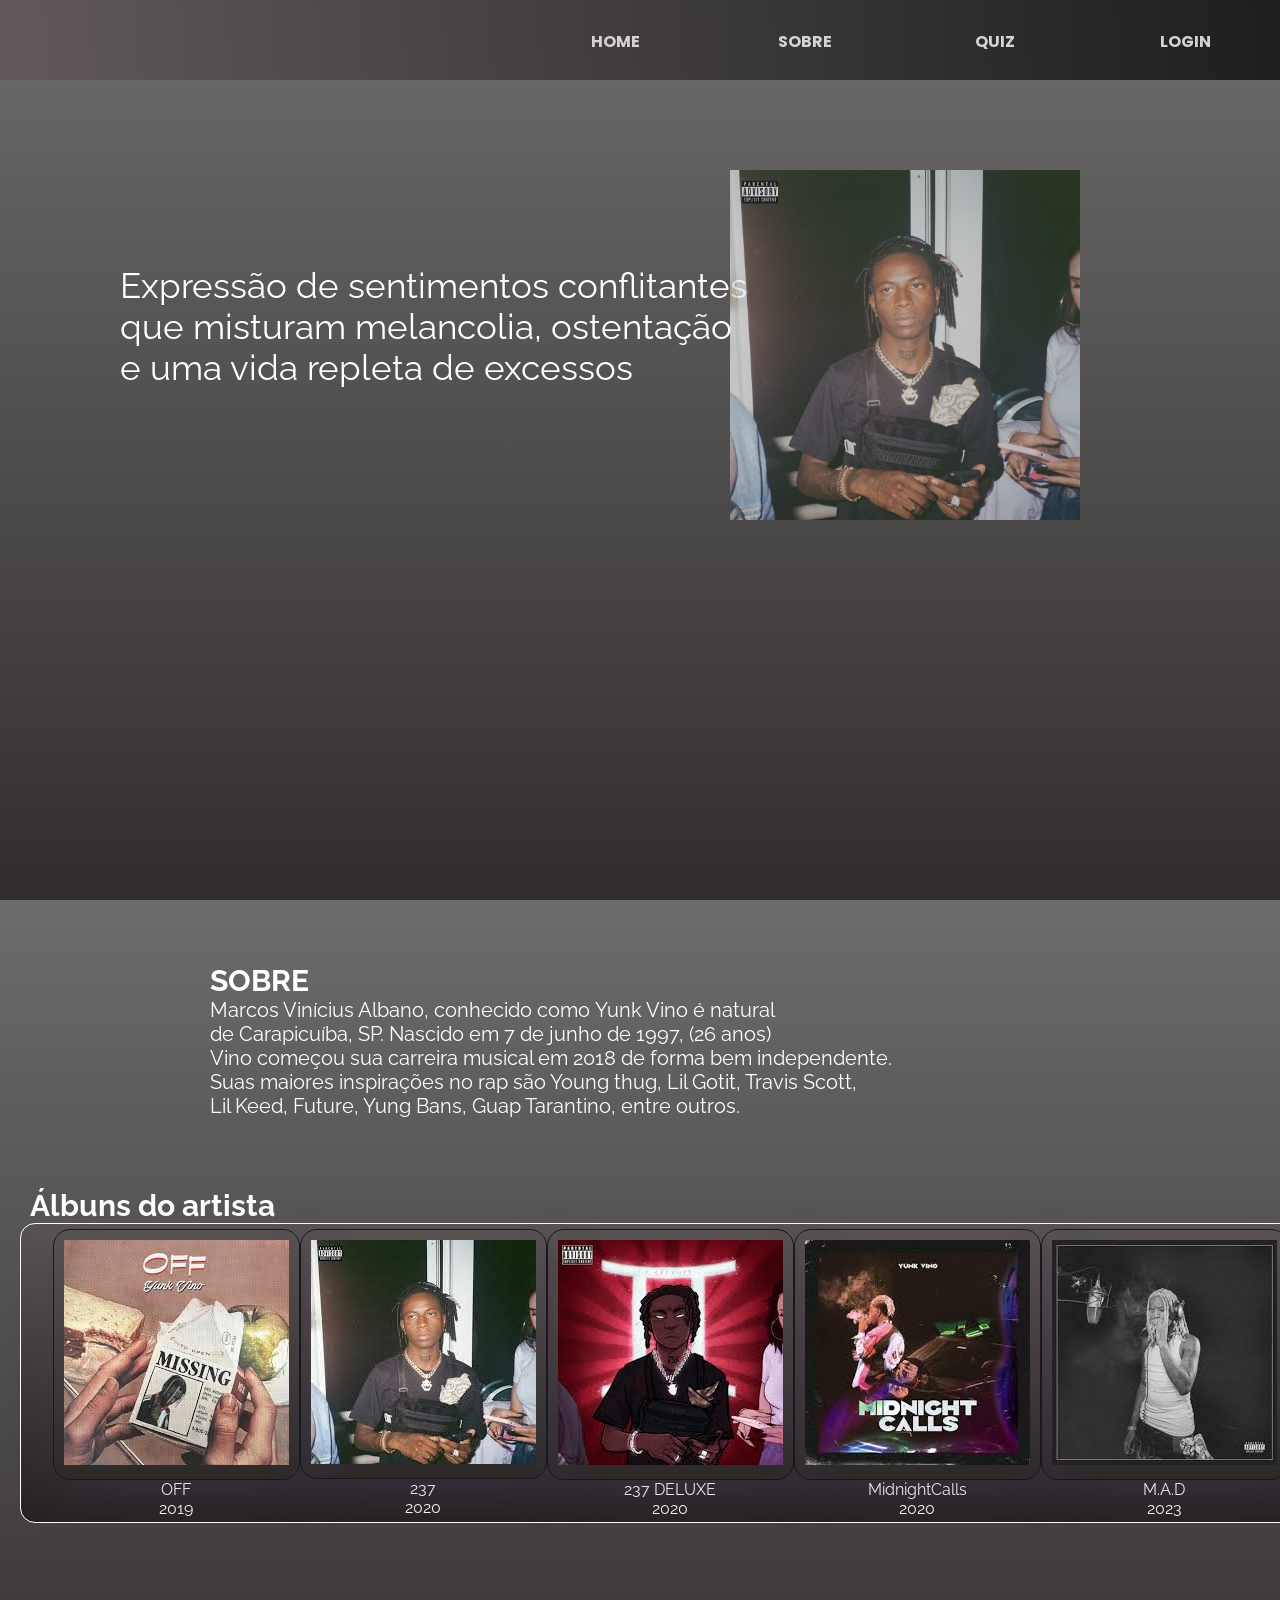
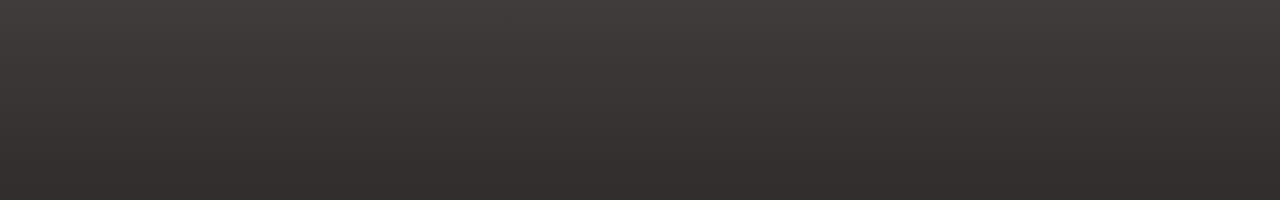
<file: index/index.html>
<!DOCTYPE html>
<html lang="en">
<head>
    <meta charset="UTF-8">
    <meta name="viewport" content="width=device-width, initial-scale=1.0">
    <title>YKGG</title>
    <link rel="stylesheet" href="style.css">
    <link href="https://fonts.googleapis.com/css2?family=Maven+Pro&family=Poppins:ital,wght@0,100;0,400;1,700&family=Raleway&display=swap" rel="stylesheet">
</head>
<body>
    <div id="content">
        <section id="home" class="home">
            <header class="header">
                <nav class="nav">
                    <ul>
                        <li>
                            <button class="button">
                                <a href="#home">HOME</a>
                            </button>
                        </li>
                        <li>
                            <button class="button">
                                <a href="#sobre">SOBRE</a>
                            </button>
                        </li>
                        <li>
                            <button class="button">
                                <a href="">QUIZ</a>
                            </button>
                        </li>
        
                        <li>
                            <button class="button">
                                <a href="login.html">LOGIN</a>
                            </button>
                        </li>
                    </ul>
                </nav>
            </header>
            <div class="container">
                <div>
                    <p class="text-home">Expressão de sentimentos conflitantes <br>que misturam melancolia, ostentação <br>e uma vida
                    repleta de excessos</p>
                </div>
                <div>
                    <img src="img/dae7481fdfebfbf170c1d013ccb435e8.webp" alt="Foto" class="img237">
                </div>
            </div>
        </section>
            <section id="sobre">
                <div class="container-sobre">
                    <div class="sobre-text">
                        <h1>SOBRE</h1>
                        <p>Marcos Vinícius Albano, conhecido como Yunk Vino é natural <br>
                            de Carapicuíba, SP. Nascido em 7 de junho de 1997, (26 anos) <br>
                            Vino começou sua carreira musical em 2018 de forma bem independente. <br>
                            Suas maiores inspirações no rap são Young thug, Lil Gotit, Travis Scott, <br>
                            Lil Keed, Future, Yung Bans, Guap Tarantino, entre outros.</p>
                    </div>
                    <h3>Álbuns do artista</h3>
                    <div class="albuns">
                        <div class="albuns-fotos">
                            <div class="text-albuns">
                                <div class="card">
                                    <a href="https://open.spotify.com/intl-pt/album/4QxMfMCx4gPlIysDPPqrnq" target="_blank">
                                        <img src="img/offCapa.jpg" alt="">
                                    </a>
                                </div>
                                <p>OFF</p>
                                <p>2019</p>
                            </div>
                            <div class="text-albuns">
                                <div class="card">
                                    <a href="https://open.spotify.com/intl-pt/album/3VGvkH5X8bhjIV0rSohaVU" target="_blank">
                                        <img src="img/237capa.jpg" alt="">
                                    </a>
                                </div>
                                <p>237</p>
                                <p>2020</p>
                            </div>  
                            <div class="text-albuns">
                                <div class="card">
                                    <a href="https://open.spotify.com/intl-pt/album/0aK2N757Ttao233hGz4CUI" target="_blank">
                                        <img src="img/237deluxeCapa.jpg" alt="">
                                    </a>
                                </div>
                                <P>237 DELUXE</P>
                                <p>2020</p>
                            </div>
                            <div class="text-albuns">
                                <div class="card">
                                    <a href="https://open.spotify.com/intl-pt/album/1z0wqOFRl7Q6Jj3qu88hbc" target="_blank">
                                        <img src="img/midCapa.jpg" alt="">
                                    </a>
                                </div>
                                <p>MidnightCalls</p>
                                <p>2020</p>
                            </div>
                            <div class="text-albuns">
                                <div class="card">
                                    <a href="https://open.spotify.com/intl-pt/album/681qRc7HzASc5cALLkOFLO" target="_blank">
                                        <img src="img/madCapa.jpg" alt="">
                                    </a>
                                </div>
                                <p>M.A.D</p>
                                <p>2023</p>
                            </div>
                        </div>
                    </div>
                </div>
            </section>
    </div>
</body>
</html>
</file>
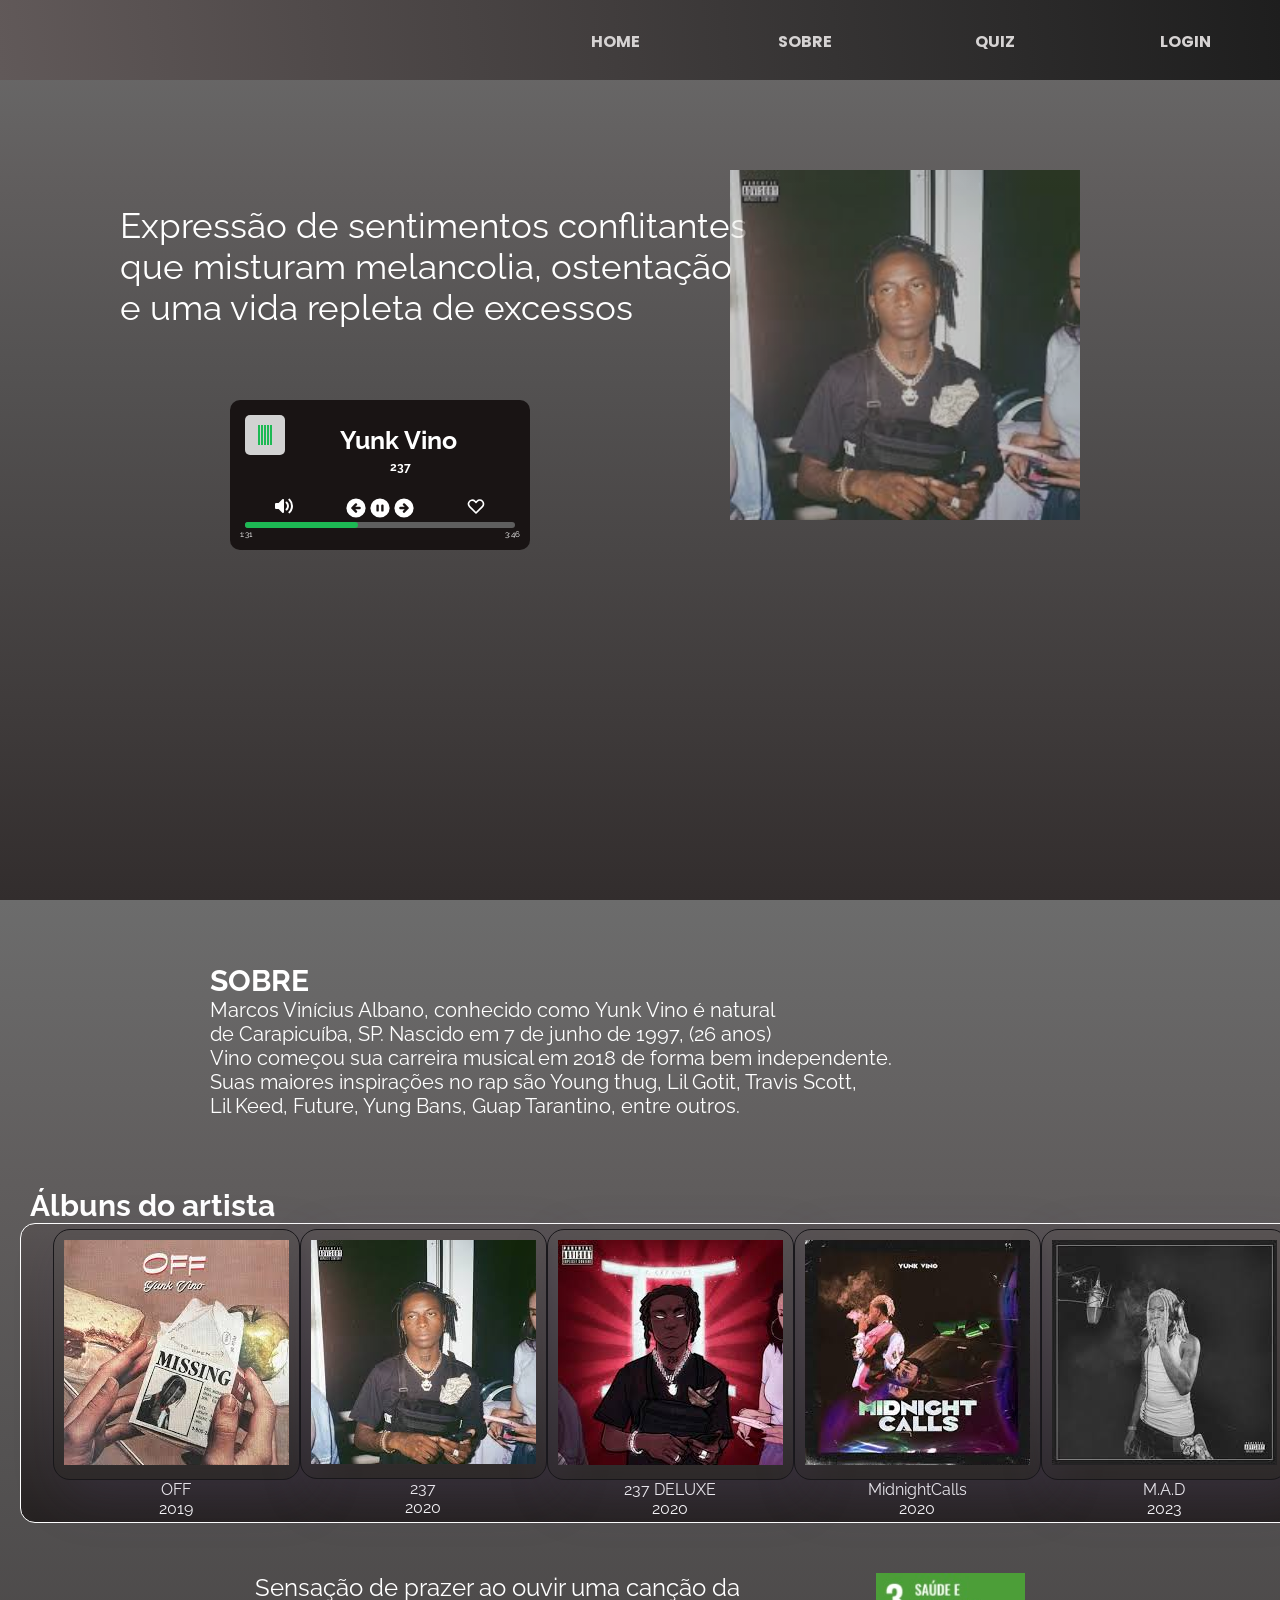
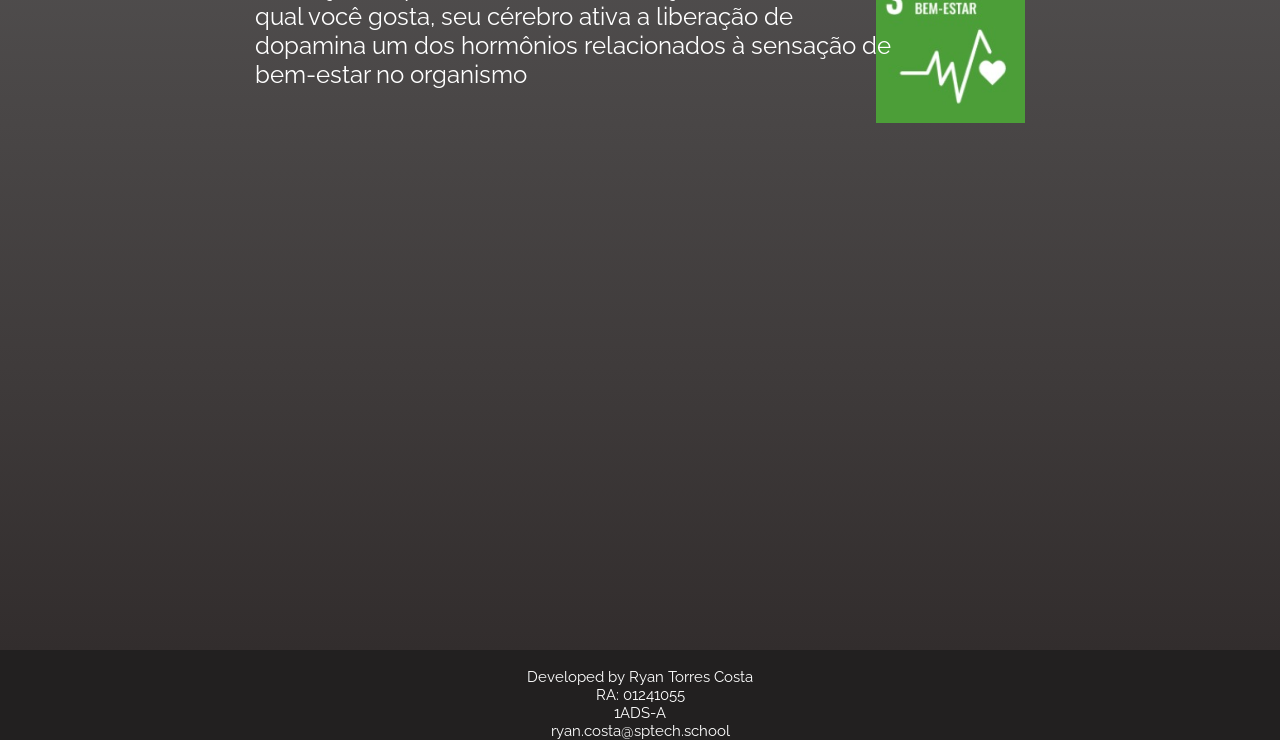
<file: public/index.html>
<!DOCTYPE html>
<html lang="en">
<head>
    <meta charset="UTF-8">
    <meta name="viewport" content="width=device-width, initial-scale=1.0">
    <title>YKGG</title>
    <link rel="stylesheet" href="./css/style.css">
    <link href="https://fonts.googleapis.com/css2?family=Maven+Pro&family=Poppins:ital,wght@0,100;0,400;1,700&family=Raleway&display=swap" rel="stylesheet">
</head>
<body>
    <div id="content">
        <section id="home" class="home">
            <header class="header">
                <nav class="nav">
                    <ul>
                        <li>
                            <button class="button">
                                <a href="#home">HOME</a>
                            </button>
                        </li>
                        <li>
                            <button class="button">
                                <a href="#sobre">SOBRE</a>
                            </button>
                        </li>
                        <li>
                            <button class="button">
                                <a href="login.html">QUIZ</a>
                            </button>
                        </li>
        
                        <li>
                            <button class="button">
                                <a href="login.html">LOGIN</a>
                            </button>
                        </li>
                    </ul>
                </nav>
            </header>
            <div class="container">
                <div>
                    <p class="text-home">Expressão de sentimentos conflitantes <br>que misturam melancolia, ostentação <br>e uma vida
                    repleta de excessos</p>
                </div>
                
                <div class="cardd">
                    <div class="top">
                    <div class="pfp">
                      <div class="playing">
                        <div class="greenline line-1"></div>
                        <div class="greenline line-2"></div>
                        <div class="greenline line-3"></div>
                        <div class="greenline line-4"></div>
                        <div class="greenline line-5"></div>
                      </div>
                    </div>
                    <div class="texts">
                    <p class="title-1">Yunk Vino</p>
                    <p class="title-2">237</p>
                    </div>
                    </div>
                    
                    <div class="controls">
                      <svg xmlns="http://www.w3.org/2000/svg" viewBox="0 0 24 24" fill="currentColor" height="20" width="24" class="volume_button">
                    <path clip-rule="evenodd" d="M11.26 3.691A1.2 1.2 0 0 1 12 4.8v14.4a1.199 1.199 0 0 1-2.048.848L5.503 15.6H2.4a1.2 1.2 0 0 1-1.2-1.2V9.6a1.2 1.2 0 0 1 1.2-1.2h3.103l4.449-4.448a1.2 1.2 0 0 1 1.308-.26Zm6.328-.176a1.2 1.2 0 0 1 1.697 0A11.967 11.967 0 0 1 22.8 12a11.966 11.966 0 0 1-3.515 8.485 1.2 1.2 0 0 1-1.697-1.697A9.563 9.563 0 0 0 20.4 12a9.565 9.565 0 0 0-2.812-6.788 1.2 1.2 0 0 1 0-1.697Zm-3.394 3.393a1.2 1.2 0 0 1 1.698 0A7.178 7.178 0 0 1 18 12a7.18 7.18 0 0 1-2.108 5.092 1.2 1.2 0 1 1-1.698-1.698A4.782 4.782 0 0 0 15.6 12a4.78 4.78 0 0 0-1.406-3.394 1.2 1.2 0 0 1 0-1.698Z" fill-rule="evenodd"></path>
                      </svg>
                      <div class="volume">
                        <div class="slider">
                          <div class="green"></div>
                        </div>
                        <div class="circle"></div>
                      </div>
                      <svg xmlns="http://www.w3.org/2000/svg" viewBox="0 0 24 24" fill="currentColor" height="24" width="24">
                    <path clip-rule="evenodd" d="M12 21.6a9.6 9.6 0 1 0 0-19.2 9.6 9.6 0 0 0 0 19.2Zm.848-12.352a1.2 1.2 0 0 0-1.696-1.696l-3.6 3.6a1.2 1.2 0 0 0 0 1.696l3.6 3.6a1.2 1.2 0 0 0 1.696-1.696L11.297 13.2H15.6a1.2 1.2 0 1 0 0-2.4h-4.303l1.551-1.552Z" fill-rule="evenodd"></path>
                  </svg>
                      <svg xmlns="http://www.w3.org/2000/svg" viewBox="0 0 24 24" fill="currentColor" height="24" width="24">
                    <path clip-rule="evenodd" d="M21.6 12a9.6 9.6 0 1 1-19.2 0 9.6 9.6 0 0 1 19.2 0ZM8.4 9.6a1.2 1.2 0 1 1 2.4 0v4.8a1.2 1.2 0 1 1-2.4 0V9.6Zm6-1.2a1.2 1.2 0 0 0-1.2 1.2v4.8a1.2 1.2 0 1 0 2.4 0V9.6a1.2 1.2 0 0 0-1.2-1.2Z" fill-rule="evenodd"></path>
                  </svg>
                  <svg xmlns="http://www.w3.org/2000/svg" viewBox="0 0 24 24" fill="currentColor" height="24" width="24">
                    <path clip-rule="evenodd" d="M12 21.6a9.6 9.6 0 1 0 0-19.2 9.6 9.6 0 0 0 0 19.2Zm4.448-10.448-3.6-3.6a1.2 1.2 0 0 0-1.696 1.696l1.551 1.552H8.4a1.2 1.2 0 1 0 0 2.4h4.303l-1.551 1.552a1.2 1.2 0 1 0 1.696 1.696l3.6-3.6a1.2 1.2 0 0 0 0-1.696Z" fill-rule="evenodd"></path>
                  </svg>
                  <div class="air"></div>
                  <svg xmlns="http://www.w3.org/2000/svg" viewBox="0 0 24 24" stroke-width="2" stroke-linejoin="round" stroke-linecap="round" stroke="currentColor" fill="none" height="20" width="24">
                    <path d="M3.343 7.778a4.5 4.5 0 0 1 7.339-1.46L12 7.636l1.318-1.318a4.5 4.5 0 1 1 6.364 6.364L12 20.364l-7.682-7.682a4.501 4.501 0 0 1-.975-4.904Z"></path>
                  </svg>
                    </div>
                    <div class="time">
                      <div class="elapsed"></div>
                    </div>
                    <p class="timetext time_now">1:31</p>
                    <p class="timetext time_full">3:46</p>
                  </div>

                <div>
                    <img src="./assets/237capa.jpg" alt="Foto" class="img237">
                </div>
            </div>
        </section>
            <section id="sobre">
                <div class="container-sobre">
                    <div class="sobre-text">
                        <h1>SOBRE</h1>
                        <p>Marcos Vinícius Albano, conhecido como Yunk Vino é natural <br>
                            de Carapicuíba, SP. Nascido em 7 de junho de 1997, (26 anos) <br>
                            Vino começou sua carreira musical em 2018 de forma bem independente. <br>
                            Suas maiores inspirações no rap são Young thug, Lil Gotit, Travis Scott, <br>
                            Lil Keed, Future, Yung Bans, Guap Tarantino, entre outros.</p>
                    </div>
                    <h3>Álbuns do artista</h3>
                    <div class="albuns">
                        <div class="albuns-fotos">
                            <div class="text-albuns">
                                <div class="card">
                                    <a href="https://open.spotify.com/intl-pt/album/4QxMfMCx4gPlIysDPPqrnq" target="_blank">
                                        <img src="./assets/offCapa.jpg" alt="">
                                    </a>
                                </div>
                                <p>OFF</p>
                                <p>2019</p>
                            </div>
                            <div class="text-albuns">
                                <div class="card">
                                    <a href="https://open.spotify.com/intl-pt/album/3VGvkH5X8bhjIV0rSohaVU" target="_blank">
                                        <img src="./assets/237capa.jpg" alt="">
                                    </a>
                                </div>
                                <p>237</p>
                                <p>2020</p>
                            </div>  
                            <div class="text-albuns">
                                <div class="card">
                                    <a href="https://open.spotify.com/intl-pt/album/0aK2N757Ttao233hGz4CUI" target="_blank">
                                        <img src="./assets/237deluxeCapa.jpg" alt="">
                                    </a>
                                </div>
                                <P>237 DELUXE</P>
                                <p>2020</p>
                            </div>
                            <div class="text-albuns">
                                <div class="card">
                                    <a href="https://open.spotify.com/intl-pt/album/1z0wqOFRl7Q6Jj3qu88hbc" target="_blank">
                                        <img src="./assets/midCapa.jpg" alt="">
                                    </a>
                                </div>
                                <p>MidnightCalls</p>
                                <p>2020</p>
                            </div>
                            <div class="text-albuns">
                                <div class="card">
                                    <a href="https://open.spotify.com/intl-pt/album/681qRc7HzASc5cALLkOFLO" target="_blank">
                                        <img src="./assets/madCapa.jpg" alt="">
                                    </a>
                                </div>
                                <p>M.A.D</p>
                                <p>2023</p>
                            </div>
                        </div>
                    </div>
                    <div class="containerSobre">
                         <div class="textBem">
                             <p>Sensação de prazer ao ouvir uma canção da <br>qual você gosta, seu cérebro ativa a liberação de <br>dopamina um dos hormônios relacionados à sensação de <br>bem-estar no organismo</p>
                         </div>
                        <div class="saudebem">
                            <img src="assets/bemEstarPI.jpeg" alt="" class="imgBem">
                        </div>
                    </div>
                </div>
            </section>
    </div>
    <footer class="footer">
        <div class="div_container"><br>
            <p>Developed by Ryan Torres Costa <br>
                RA: 01241055 <br>
                1ADS-A <br>
                ryan.costa@sptech.school
            </p>
        </div>
</body>
</html>
</file>
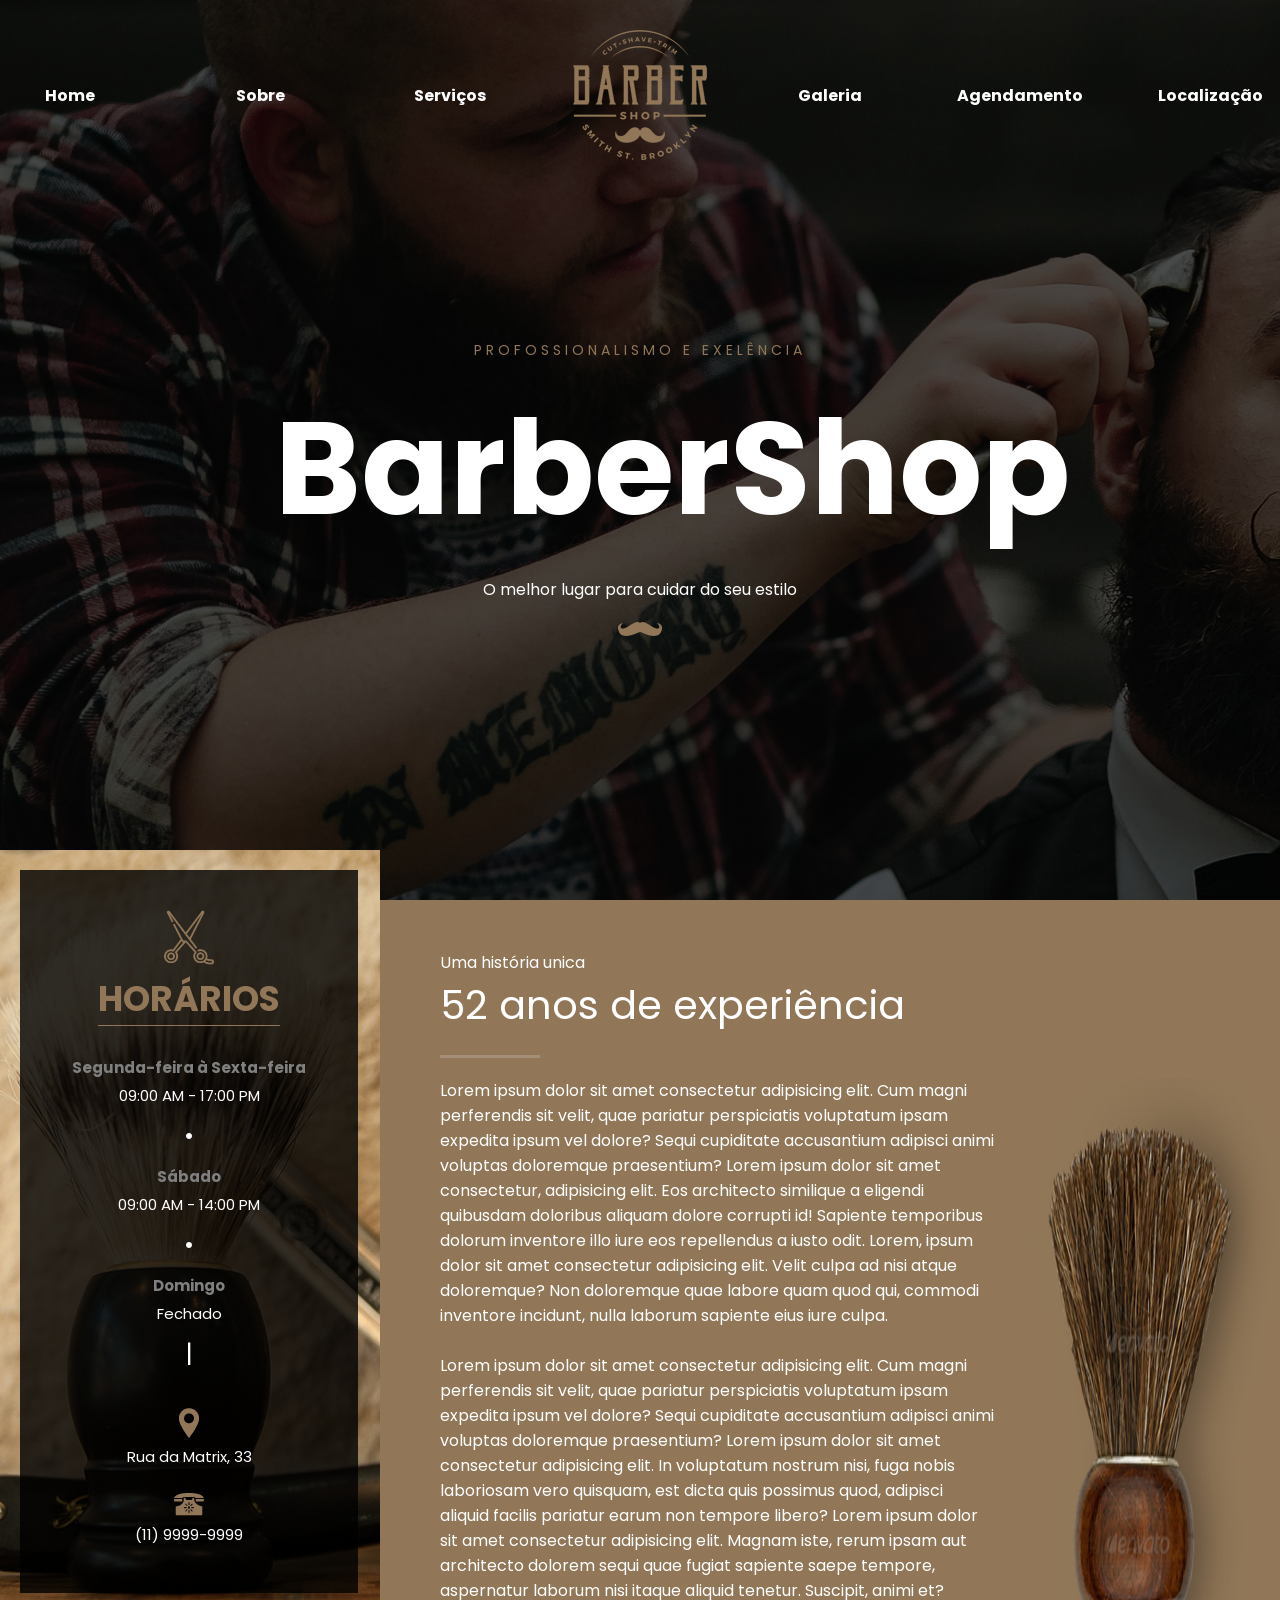
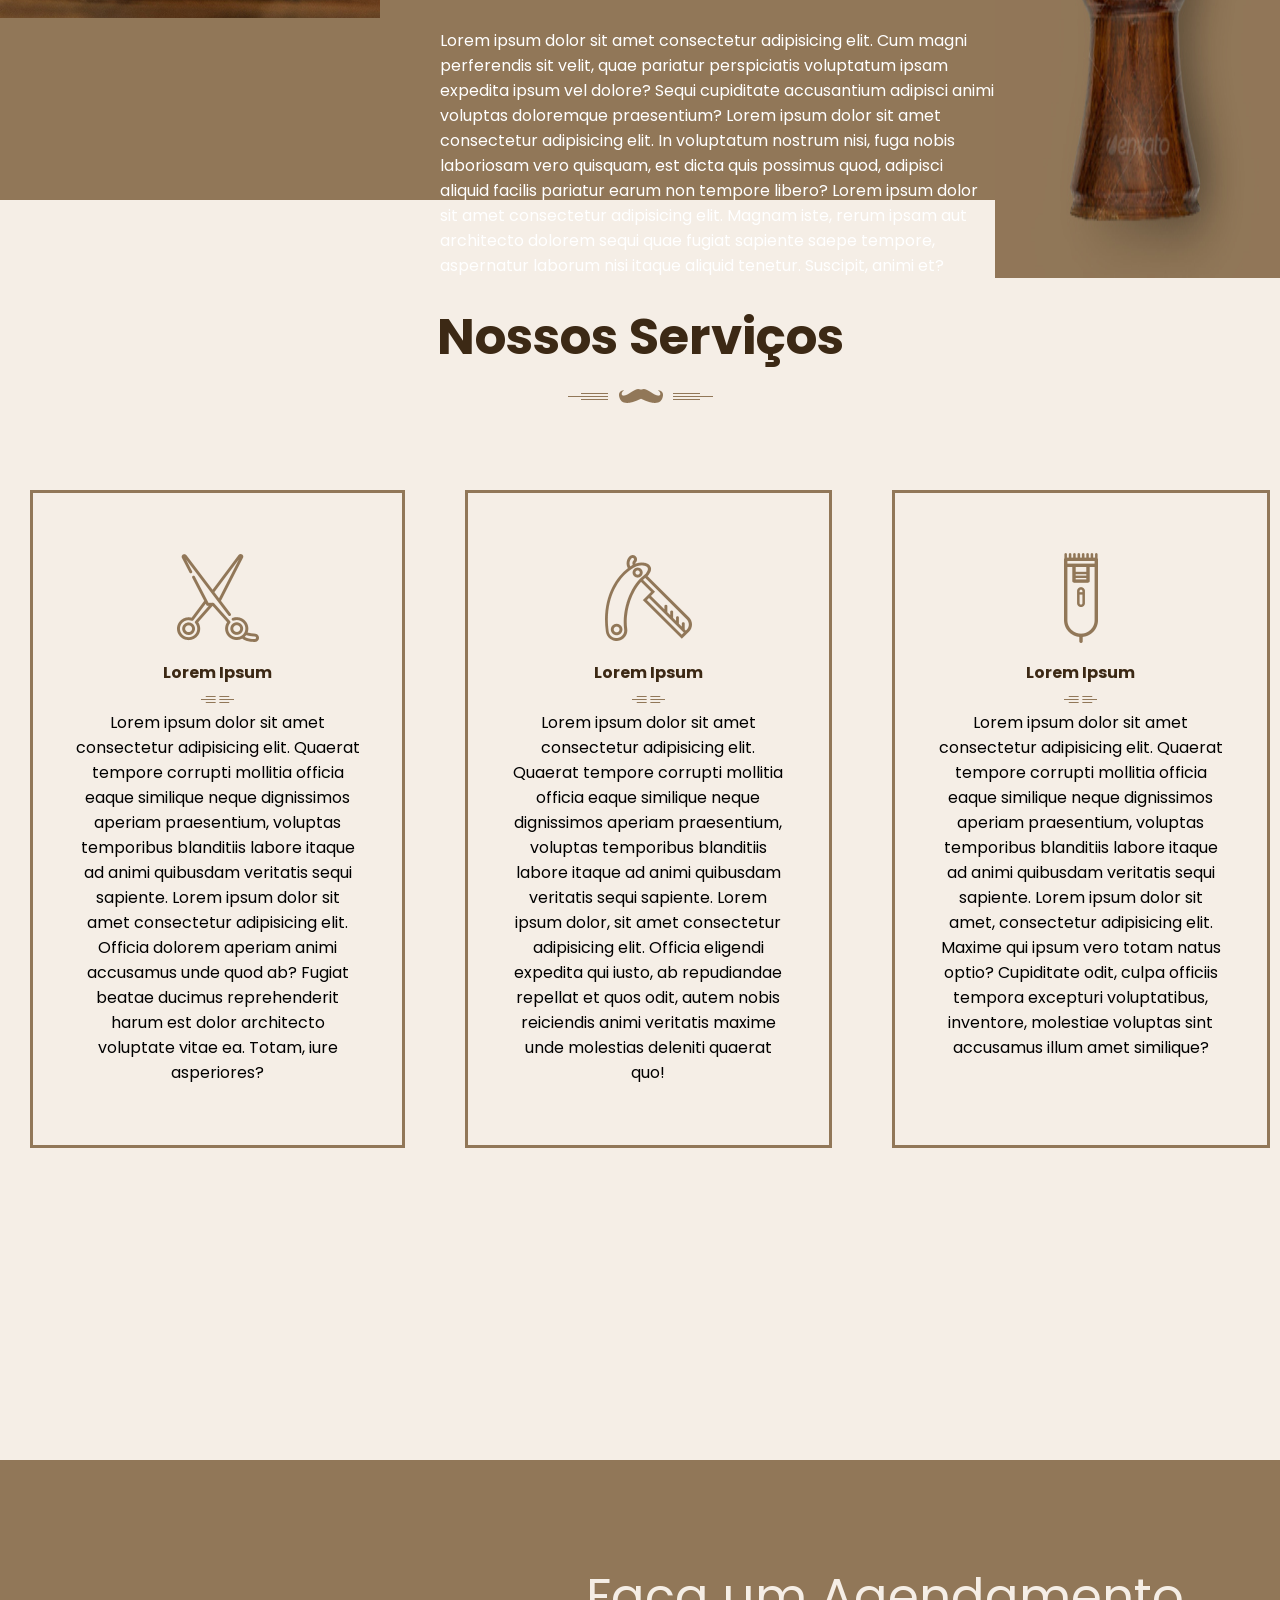
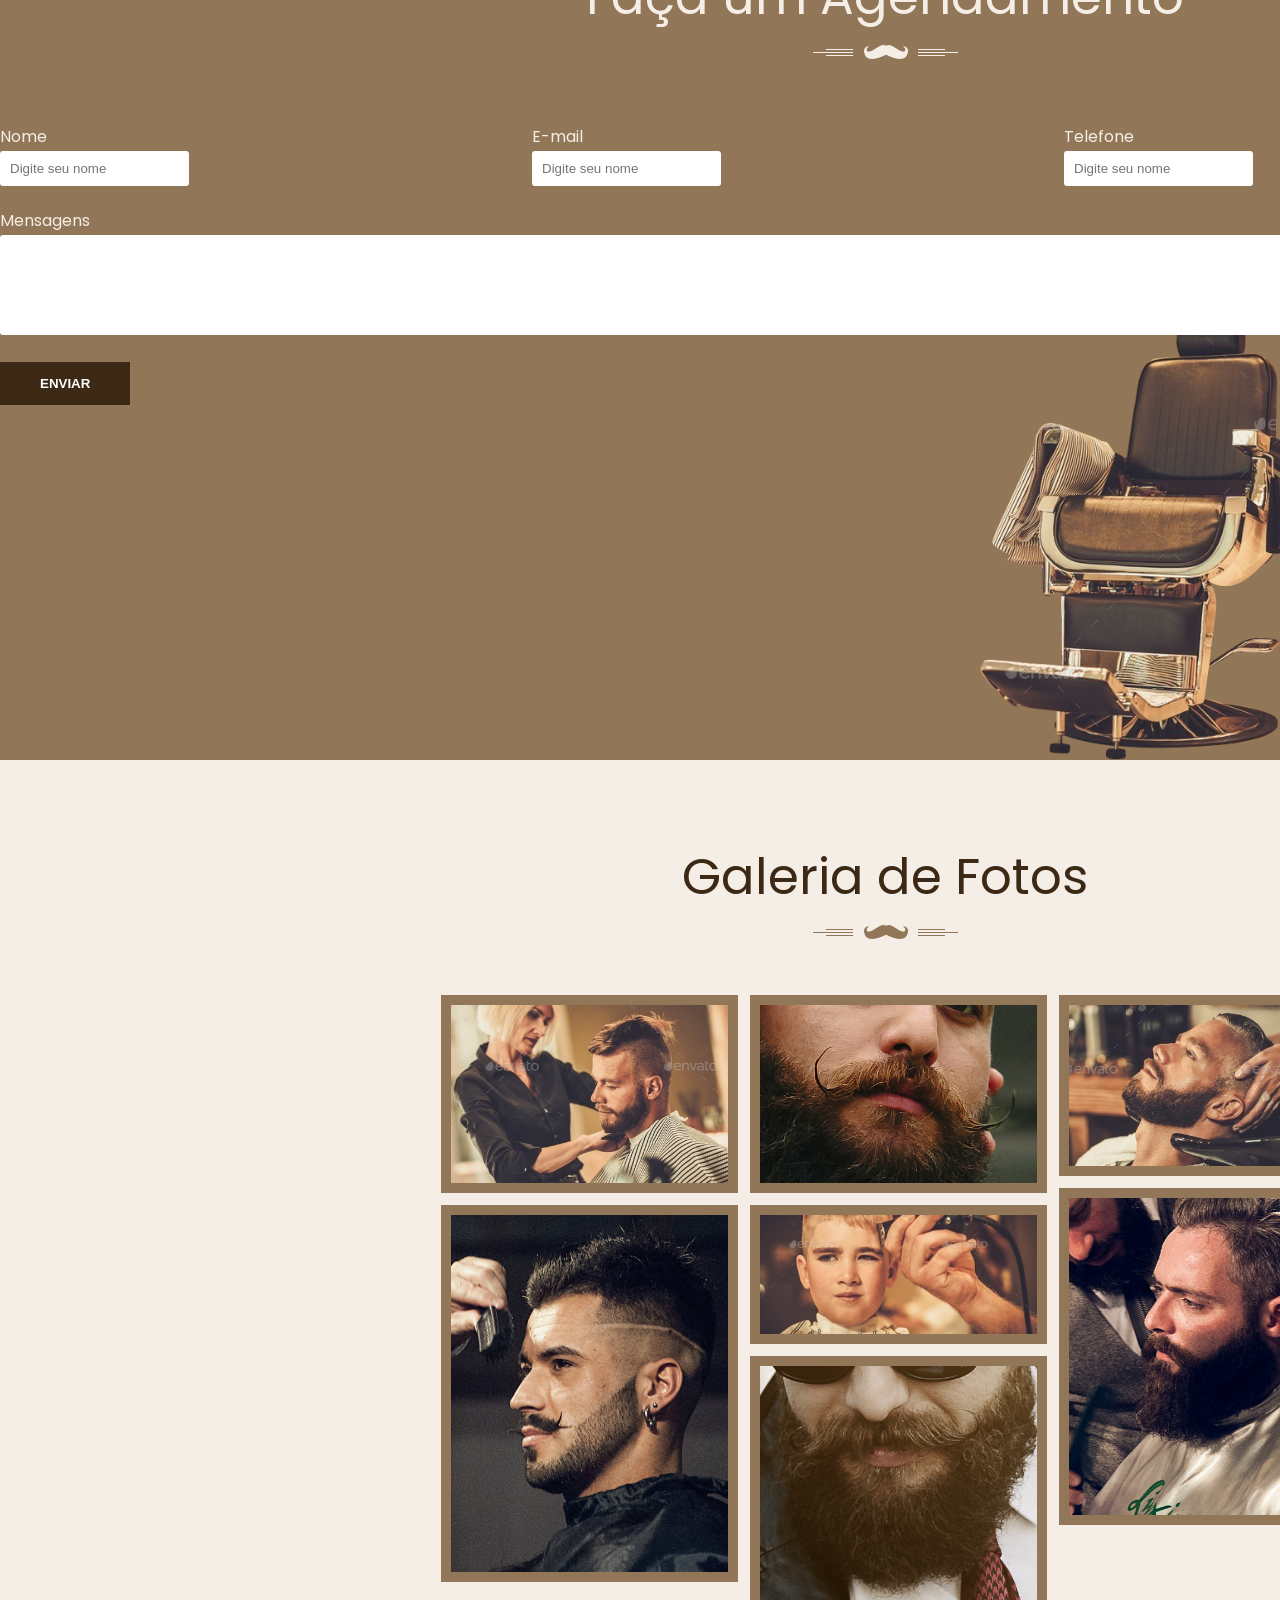
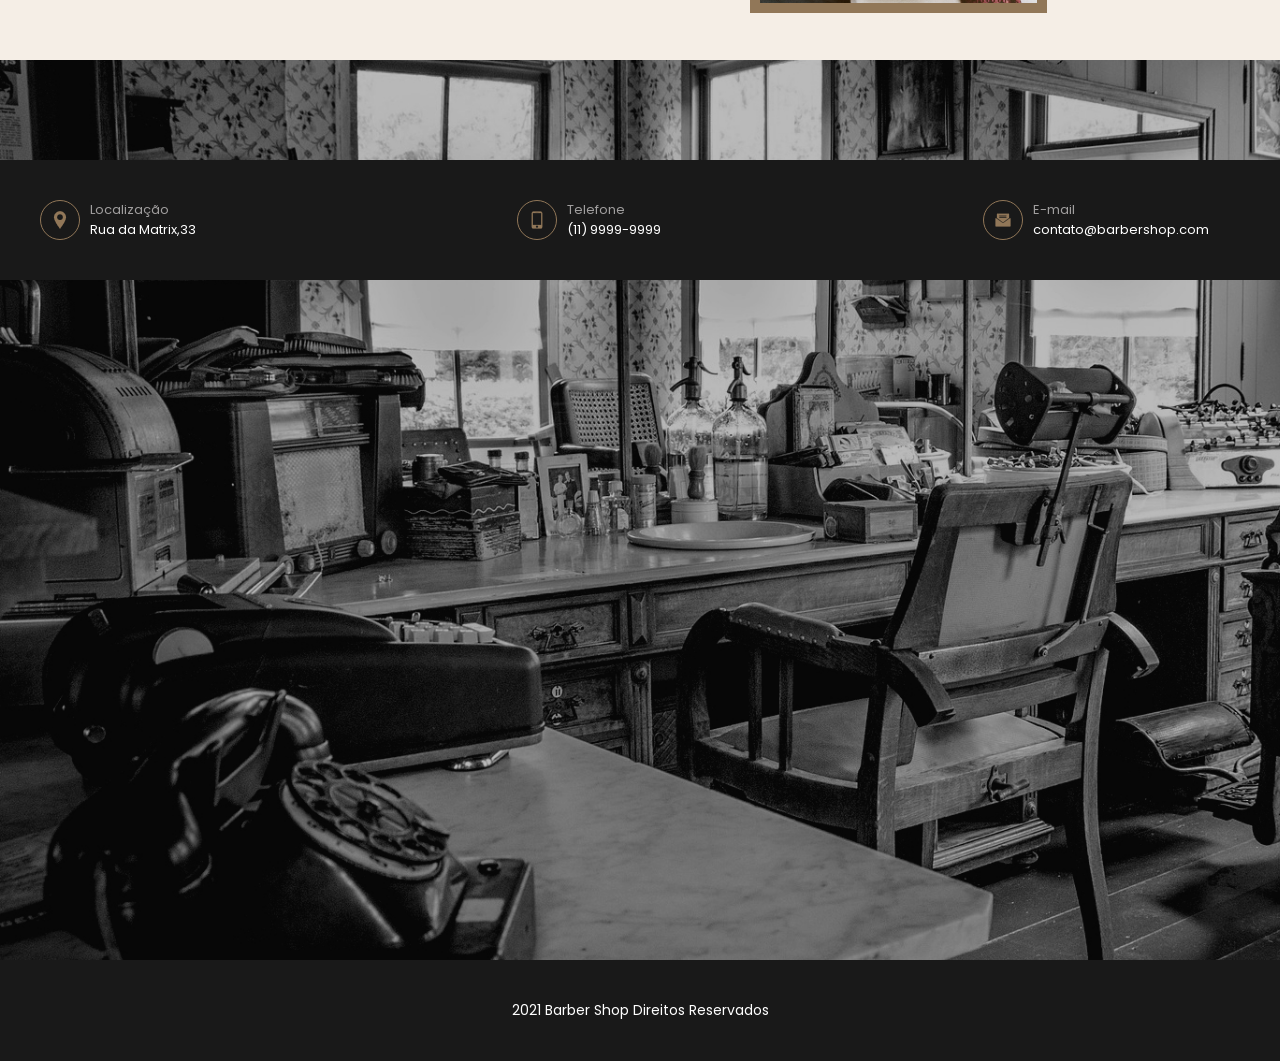
<file: index/aula 1/index.html>
<!DOCTYPE html>
<html lang="pt-br">
<head>
    <meta charset="UTF-8">
    <meta http-equiv="X-UA-Compatible" content="IE=edge">
    <meta name="viewport" content="width=device-width, initial-scale=1.0">
    <title>Document</title>
    <link rel="preconnect" href="https://fonts.googleapis.com">
    <link rel="preconnect" href="https://fonts.gstatic.com" crossorigin>
    <link href="https://fonts.googleapis.com/css2?family=Poppins:ital,wght@0,100;0,400;1,700&family=Raleway&display=swap" rel="stylesheet">
    <link rel="stylesheet" href="style.css">
</head>
<body>
    
    <section  id="home" class="home">
        <header class="header">
            <nav class="nav">
                <ul>
                    <li>
                        <a href="#home">Home</a>
                    </li>
                    <li>
                        <a href="#about">Sobre</a>
                    </li>
                    <li>
                        <a href="#services">Serviços</a>
                    </li>
                    <li>
                        <img src="images/logo.png" alt="BarberShop" class="logo">
                    </li>
                    <li>
                        <a href="#gallery">Galeria</a>
                    </li>
                    <li>
                        <a href="#appointment">Agendamento</a>
                    </li>
                    <li>
                        <a href="#location">Localização</a>
                    </li>
                </ul>
            </nav>
        </header>
        <div class="banner">
            <span class="slogan1">Profossionalismo e Exelência</span>
            <h1>BarberShop</h1>
            <span class="slogan2">O melhor lugar para cuidar do seu estilo</span>
            <img src="images/much-img.png" alt="BarberShop" class="bigode">
        </div>
    </section>

    <section id="about" class="about">
        <div class="container">
            <div class="timing">
                <div class="overlay">
                    <img src="images/classic-cut.png" alt="BarberShop" class="icon-cut">
                    <h3 class="horarios">horários</h3>

                    <div class="text">
                        <h4>Segunda-feira à Sexta-feira</h4>
                        <span>09:00 AM - 17:00 PM</span>
                    </div>
                    
                    <div class="text">
                        <h4> Sábado</h4>
                        <span>09:00 AM - 14:00 PM</span>
                    </div>

                    <div class="text">
                        <h4>Domingo</h4>
                        <span>Fechado</span>
                    </div>
                    <br>
                    <img src="images/loc-ic.png" alt="Localização">
                    <span>Rua da Matrix, 33</span>
                    <br>
                    <img src="images/phone-ic.png" alt="Telefone">
                    <span>(11) 9999-9999</span>

                </div>
            </div>
            <div class="experience">
                <span>Uma história unica</span>
                <h2>52 anos de experiência</h2>

                <div class="text">
                    <div>
                        <p>Lorem ipsum dolor sit amet consectetur adipisicing elit. Cum magni perferendis sit velit, quae pariatur perspiciatis voluptatum ipsam expedita ipsum vel dolore? Sequi cupiditate accusantium adipisci animi voluptas doloremque praesentium? Lorem ipsum dolor sit amet consectetur, adipisicing elit. Eos architecto similique a eligendi quibusdam doloribus aliquam dolore corrupti id! Sapiente temporibus dolorum inventore illo iure eos repellendus a iusto odit. Lorem, ipsum dolor sit amet consectetur adipisicing elit. Velit culpa ad nisi atque doloremque? Non doloremque quae labore quam quod qui, commodi inventore incidunt, nulla laborum sapiente eius iure culpa.</p>
                        <br>
                        <p>Lorem ipsum dolor sit amet consectetur adipisicing elit. Cum magni perferendis sit velit, quae pariatur perspiciatis voluptatum ipsam expedita ipsum vel dolore? Sequi cupiditate accusantium adipisci animi voluptas doloremque praesentium? Lorem ipsum dolor sit amet consectetur adipisicing elit. In voluptatum nostrum nisi, fuga nobis laboriosam vero quisquam, est dicta quis possimus quod, adipisci aliquid facilis pariatur earum non tempore libero? Lorem ipsum dolor sit amet consectetur adipisicing elit. Magnam iste, rerum ipsam aut architecto dolorem sequi quae fugiat sapiente saepe tempore, aspernatur laborum nisi itaque aliquid tenetur. Suscipit, animi et? 
                        </p>
                        <br>
                        <p>Lorem ipsum dolor sit amet consectetur adipisicing elit. Cum magni perferendis sit velit, quae pariatur perspiciatis voluptatum ipsam expedita ipsum vel dolore? Sequi cupiditate accusantium adipisci animi voluptas doloremque praesentium? Lorem ipsum dolor sit amet consectetur adipisicing elit. In voluptatum nostrum nisi, fuga nobis laboriosam vero quisquam, est dicta quis possimus quod, adipisci aliquid facilis pariatur earum non tempore libero? Lorem ipsum dolor sit amet consectetur adipisicing elit. Magnam iste, rerum ipsam aut architecto dolorem sequi quae fugiat sapiente saepe tempore, aspernatur laborum nisi itaque aliquid tenetur. Suscipit, animi et? 
                        </p>
                    </div>

                    <img src="images/shave-brush.jpg" alt="52 anos de experiência">
                </div>
            </div>
        </div>
    </section>
        
    <section  id="services" class="services">
        <h2> Nossos Serviços</h2>
        <img src="images/heading-ic.png" alt="Serviços">
     
        
        <div class="container2">
            <div class="boxes">
                <div class="box">
                    <img src="images/classic-cut.png" alt="Classic Cut" srcset="">
                    <h4>Lorem Ipsum</h4>
                    <img src="images/head-line-ic.png" alt="Serviços">
                    <p>Lorem ipsum dolor sit amet consectetur adipisicing elit. Quaerat tempore corrupti mollitia officia eaque similique neque dignissimos aperiam praesentium, voluptas temporibus blanditiis labore itaque ad animi quibusdam veritatis sequi sapiente. Lorem ipsum dolor sit amet consectetur adipisicing elit. Officia dolorem aperiam animi accusamus unde quod ab? Fugiat beatae ducimus reprehenderit harum est dolor architecto voluptate vitae ea. Totam, iure asperiores?</p>
                </div>
                <div class="box">
                    <img src="images/clipper-cut.png" alt="Clipper Cut" srcset="">
                    <h4>Lorem Ipsum</h4>
                    <img src="images/head-line-ic.png" alt="Serviços">
                    <p>Lorem ipsum dolor sit amet consectetur adipisicing elit. Quaerat tempore corrupti mollitia officia eaque similique neque dignissimos aperiam praesentium, voluptas temporibus blanditiis labore itaque ad animi quibusdam veritatis sequi sapiente. Lorem ipsum dolor, sit amet consectetur adipisicing elit. Officia eligendi expedita qui iusto, ab repudiandae repellat et quos odit, autem nobis reiciendis animi veritatis maxime unde molestias deleniti quaerat quo!</p>
                </div>
                <div class="box">
                    <img src="images/razoe-shaver.png" alt="Razoe shaver" srcset="">
                    <h4>Lorem Ipsum</h4>
                    <img src="images/head-line-ic.png" alt="Serviços">
                    <p>Lorem ipsum dolor sit amet consectetur adipisicing elit. Quaerat tempore corrupti mollitia officia eaque similique neque dignissimos aperiam praesentium, voluptas temporibus blanditiis labore itaque ad animi quibusdam veritatis sequi sapiente. Lorem ipsum dolor sit amet, consectetur adipisicing elit. Maxime qui ipsum vero totam natus optio? Cupiditate odit, culpa officiis tempora excepturi voluptatibus, inventore, molestiae voluptas sint accusamus illum amet similique?</p>
                </div>
            </div>
        </div>
    </section>

    <section id="appointment" class="appointment">
        <div class="container">
            <h2>Faça um Agendamento</h2>
            <img src="images/heading-ic-white.png" alt="Faça um Agendamento">

            <form action="">

                <div class="personal-data">
                    <div class="input-wrapper">
                        <label for="Nome">Nome</label>
                        <input type="text" placeholder="Digite seu nome">
                    </div>
                    <div>
                        <label for="E-mail">E-mail</label>
                        <input type="email" placeholder="Digite seu nome">
                    </div>
                    <div>
                        <label for="Telefone">Telefone</label>
                        <input type="number" placeholder="Digite seu nome">
                    
                    </div>
                    <div>
                        <label for="Tipo de Serviços">Tipos de Serviços</label>
                        <select>
                            <option value="">Cortar Cabelo</option>
                            <option value="">Cortar Cabelo e Barba</option>
                        </select>
                    </div>
                </div>

                
                <div class="input-wrapper">
                     <label for="Mensagem">Mensagens</label>
                     <textarea name="" id="" cols="0" rows="0"></textarea>
                </div>
                
                <button>Enviar</button>
            </form>

            
           
        </div>
    </section>

    <section  id="gallery" class="gallery">
        <div class="container">
            <h2>Galeria de Fotos</h2>
            <img src="images/heading-ic.png" alt="Galeria de Fotos">

            <div class="gallery-wrapper">
                <div>
                    <img src="images/gallery-img1.png" alt="Galeria">
                </div>
                <div>
                    <img src="images/gallery-img2.png" alt="Galeria">
                </div>
                <div>
                    <img src="images/gallery-img3.png" alt="Galeria">
                </div>
                <div>
                    <img src="images/gallery-img4.png" alt="Galeria">
                </div>
                <div>
                    <img src="images/gallery-img5.png" alt="Galeria">
                </div>
                <div>
                    <img src="images/gallery-img6.png" alt="Galeria">
                </div>
                <div>
                    <img src="images/gallery-img7.png" alt="Galeria">
                </div>
            </div>
        </div>
    </section>

    <section  id="location" class="location">
        <div class="container">
            <div class="head">
                <div class="info">
                    <div class="icon">
                        <img src="images/map-img1.png" alt="Localização">
                    </div>
                    <div class="text">
                        <span>Localização</span>
                        <span>Rua da Matrix,33</span>
                    </div>
                </div>

                <div class="info">
                    <div class="icon">
                        <img src="images/map-img2.png" alt="Localização">
                    </div>
                    <div class="text">
                        <span>Telefone</span>
                        <span>(11) 9999-9999</span>
                    </div>
                </div>

                <div class="info">
                    <div class="icon">
                        <img src="images/map-img3.png" alt="Localização">
                    </div>
                    <div class="text">
                        <span>E-mail</span>
                        <span>contato@barbershop.com</span>
                    </div>
                </div>

                <div class="info">
                    <div class="icon">
                        <img src="images/map-img4.png" alt="Localização">
                    </div>
                    <div class="text">
                        <span>Horário</span>
                    <span>Seg.à Sex.:9AM às 17PM</span>
                    </div>
                </div>
            </div>

            <div class="map">
                <iframe src="https://www.google.com/maps/embed?pb=!1m18!1m12!1m3!1d3657.0754269090853!2d-46.653812823817006!3d-23.565734361754473!2m3!1f0!2f0!3f0!3m2!1i1024!2i768!4f13.1!3m3!1m2!1s0x94ce59c8da0aa315%3A0xd59f9431f2c9776a!2sAv.%20Paulista%20-%20Bela%20Vista%2C%20S%C3%A3o%20Paulo%20-%20SP!5e0!3m2!1spt-BR!2sbr!4v1686595759722!5m2!1spt-BR!2sbr" width="600" height="450" style="border:0;" allowfullscreen="" loading="lazy" referrerpolicy="no-referrer-when-downgrade"></iframe>
            </div>
        </div>
    </section>

    <footer  class="footer">
        2021 Barber Shop Direitos Reservados
    </footer>
</body>
</html>
</file>
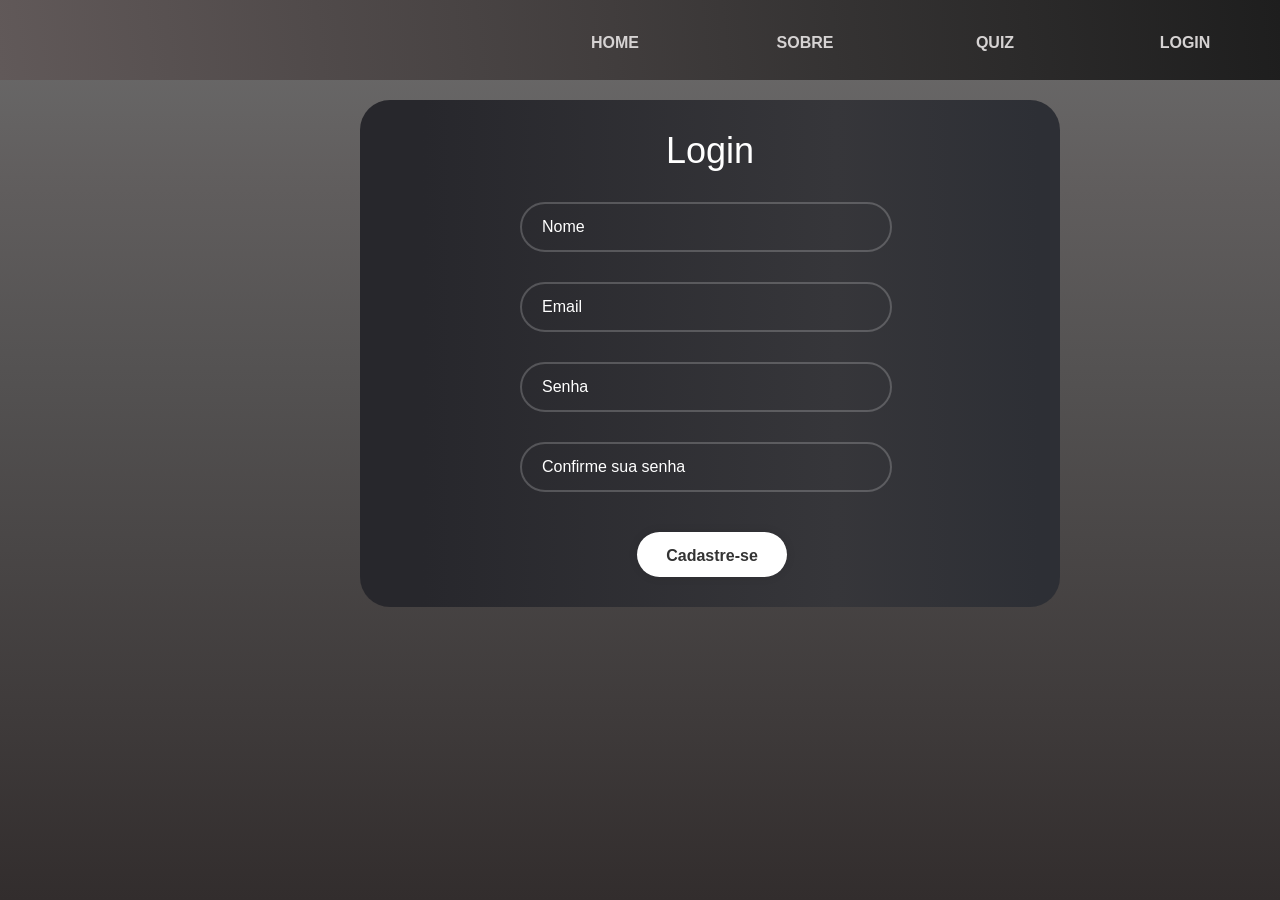
<file: index/cadastro.html>
<!DOCTYPE html>
<html lang="en">
<head>
    <meta charset="UTF-8">
    <meta name="viewport" content="width=device-width, initial-scale=1.0">
    <title>Cadastro</title>
    <link rel="stylesheet" href="cadastro.css">
</head>
<body>
    <div id="content">
        <section id="home" class="home">
            <header class="header">
                <nav class="nav">
                    <ul>
                        <li>
                            <button class="button">
                                <a href="index.html">HOME</a>
                            </button>
                        </li>
                        <li>
                            <button class="button">
                                <a href="index.html">SOBRE</a>
                            </button>
                        </li>
                        <li>
                            <button class="button">
                                <a href="">QUIZ</a>
                            </button>
                        </li>
        
                        <li>
                            <button class="button">
                                <a href="login.html">LOGIN</a>
                            </button>
                        </li>
                    </ul>
                </nav>
            </header>
            <div id="login">
                <div class="wrapper">
                    <form action="">
                      <p class="form-login">Login</p>
                      <div class="input-box">
                        <input required="" placeholder="Nome" type="text" />
                      </div>
                      <div class="input-box">
                        <input required="" placeholder="Email" type="text" />
                      </div>
                      <div class="input-box">
                        <input required="" placeholder="Senha" type="password" />
                      </div>
                      <div class="input-box">
                        <input required="" placeholder="Confirme sua senha" type="password" />
                      </div>
                      <button class="btn" type="submit">Cadastre-se</button>
                     
                    </form>
                  </div>
            </div>
</body>
</html>
</file>
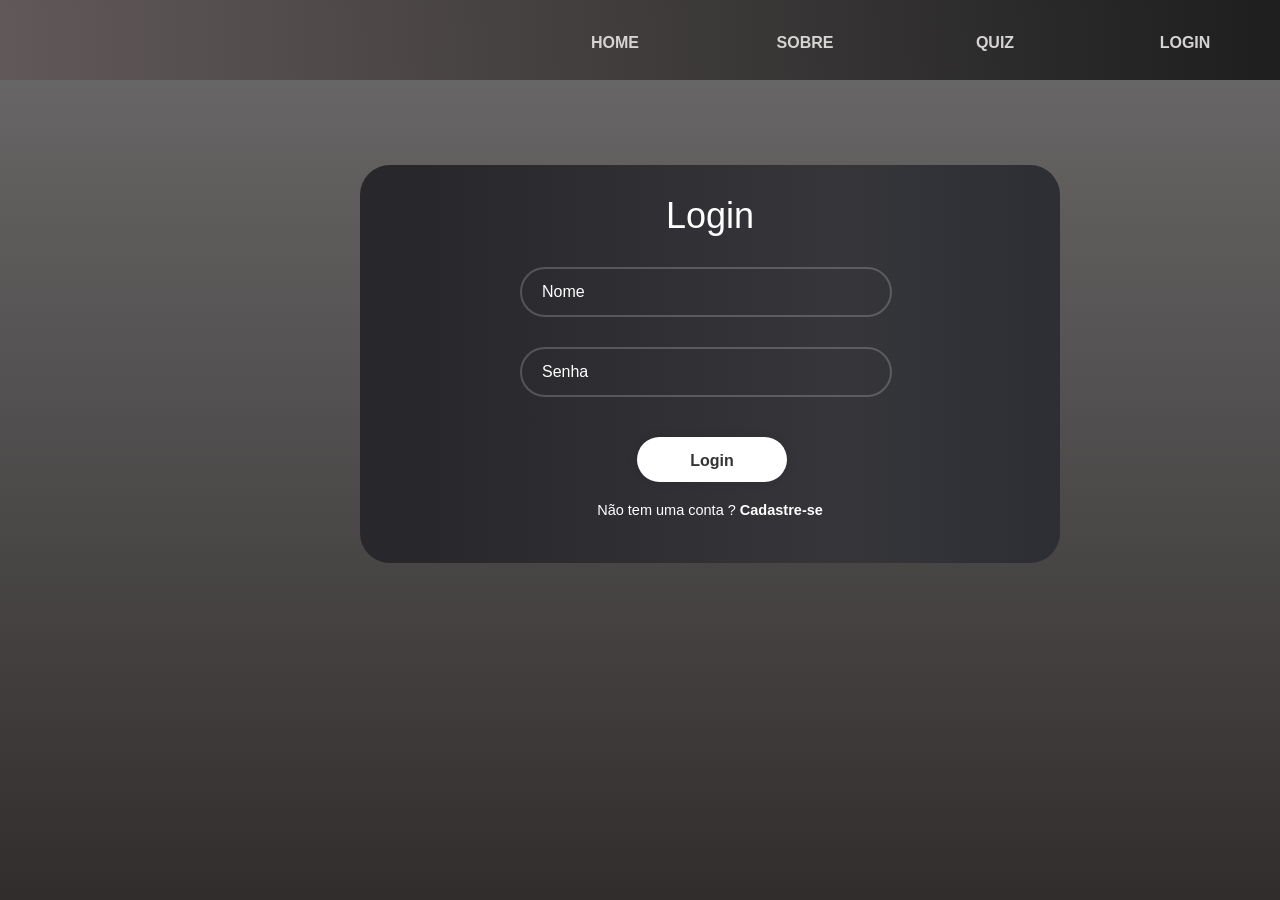
<file: index/login.html>
<!DOCTYPE html>
<html lang="en">
<head>
    <meta charset="UTF-8">
    <meta name="viewport" content="width=device-width, initial-scale=1.0">
    <title>Login</title>
    <link rel="stylesheet" href="login.css">
</head>
<body>
    <div id="content">
        <section id="home" class="home">
            <header class="header">
                <nav class="nav">
                    <ul>
                        <li>
                            <button class="button">
                                <a href="#home">HOME</a>
                            </button>
                        </li>
                        <li>
                            <button class="button">
                                <a href="#sobre">SOBRE</a>
                            </button>
                        </li>
                        <li>
                            <button class="button">
                                <a href="">QUIZ</a>
                            </button>
                        </li>
        
                        <li>
                            <button class="button">
                                <a href="login.html">LOGIN</a>
                            </button>
                        </li>
                    </ul>
                </nav>
            </header>
            <div id="login">
                <div class="wrapper">
                    <form action="">
                      <p class="form-login">Login</p>
                      <div class="input-box">
                        <input required="" placeholder="Nome" type="text" />
                      </div>
                      <div class="input-box">
                        <input required="" placeholder="Senha" type="password" />
                      </div>
                      <button class="btn" type="submit">Login</button>
                      <div class="register-link">
                        <p>Não tem uma conta ? <a href="cadastro.html">Cadastre-se</a></p>
                      </div>
                    </form>
                  </div>
            </div>
</body>
</html>
</file>
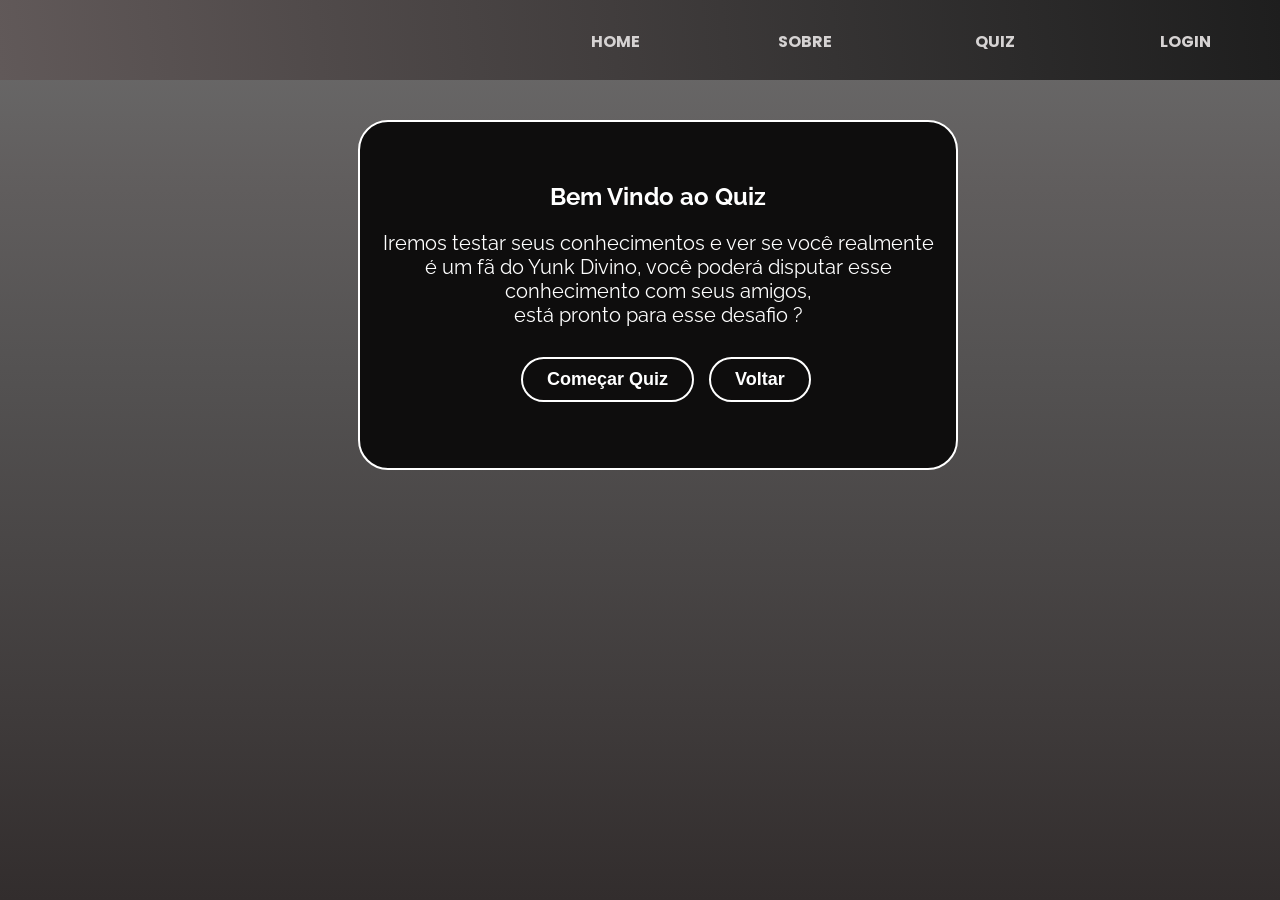
<file: public/introducao.html>
<!DOCTYPE html>
<html lang="en">
<head>
    <meta charset="UTF-8">
    <meta name="viewport" content="width=device-width, initial-scale=1.0">
    <title>YKGG</title>
    <link rel="stylesheet" href="./css/introducao.css">
    <link href="https://fonts.googleapis.com/css2?family=Maven+Pro&family=Poppins:ital,wght@0,100;0,400;1,700&family=Raleway&display=swap" rel="stylesheet">
</head>
<body>
    <div id="content">
        <section id="home" class="home">
            <header class="header">
                <nav class="nav">
                    <ul>
                        <li>
                            <button class="button1">
                                <a href="./index.html">HOME</a>
                            </button>
                        </li>
                        <li>
                            <button class="button1">
                                <a href="./index.html">SOBRE</a>
                            </button>
                        </li>
                        <li>
                            <button class="button1">
                                <a href="#">QUIZ</a>
                            </button>
                        </li>
        
                        <li>
                            <button class="button1">
                                <a href="./login.html">LOGIN</a>
                            </button>
                        </li>
                    </ul>
                </nav>
            </header>
            <div class="introducao">
                <div class="textIntroducao">
                    <h1>Bem Vindo ao Quiz</h1>
                    <p>Iremos testar seus conhecimentos e ver se você realmente <br> é um fã do Yunk Divino, você poderá disputar esse conhecimento com seus amigos,<br> está pronto para esse desafio ?</p>

                    <div class="boxButtons">
                        <a href="quiz.html"><button class="button">Começar Quiz</button></a>
                        <a href="index.html"><button class="button">Voltar</button></a>
                    </div>

                </div>
            </div>
        </section>
    </div>
</body>
</html>
</file>
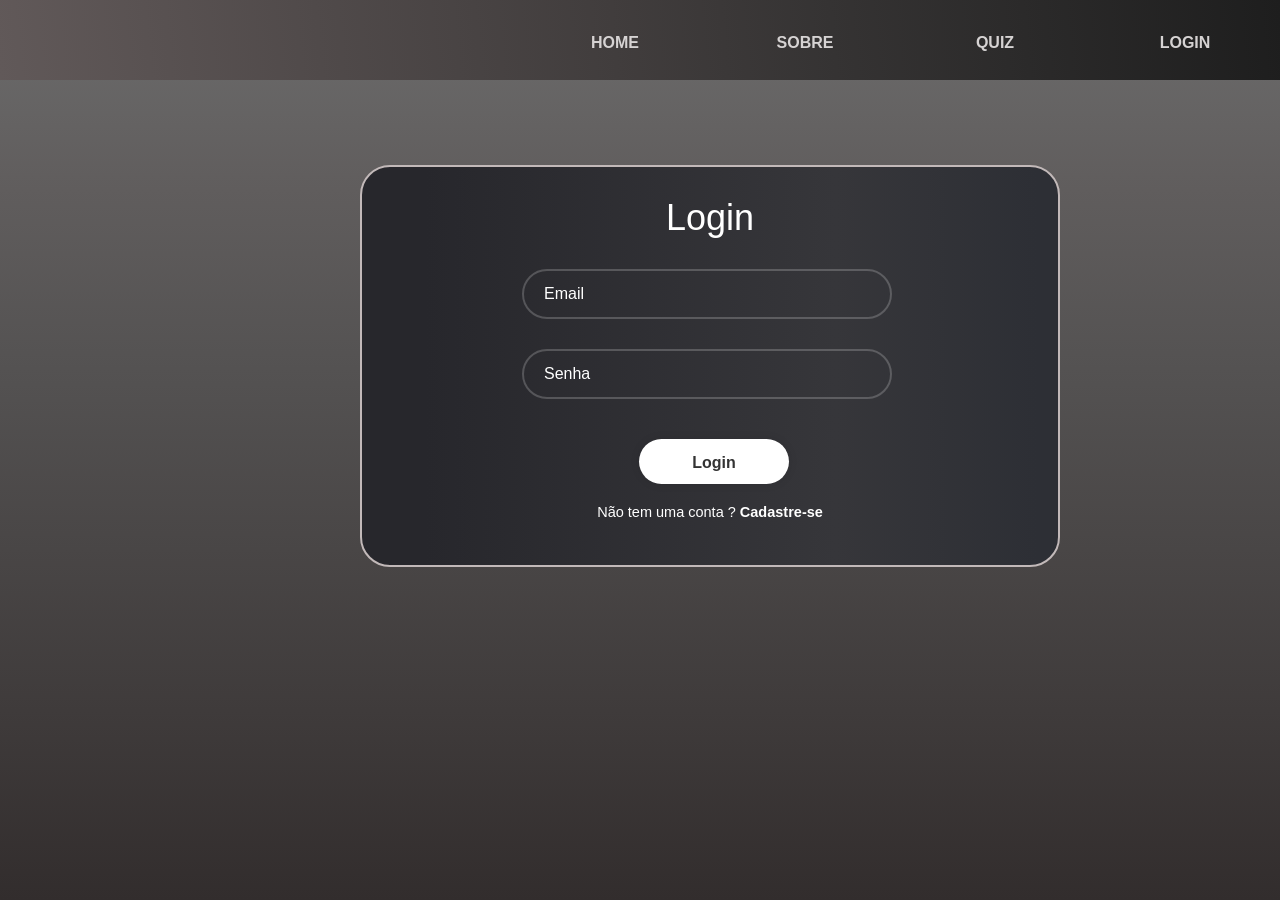
<file: public/login.html>
<!DOCTYPE html>
<html lang="en">
<head>
    <meta charset="UTF-8">
    <meta name="viewport" content="width=device-width, initial-scale=1.0">
    <title>Login</title>
    <link rel="stylesheet" href="./css/login.css">
</head>
<body>
    <div id="content">
        <div class="alerta_erro">
            <div class="card_erro" id="cardErro">
              <span id="mensagem_erro"></span>
            </div>
          </div>
        <section id="home" class="home">
            <header class="header">
                <nav class="nav">
                    <ul>
                        <li>
                            <button class="button">
                                <a href="index.html">HOME</a>
                            </button>
                        </li>
                        <li>
                            <button class="button">
                                <a href="index.html">SOBRE</a>
                            </button>
                        </li>
                        <li>
                            <button class="button">
                                <a href="login.html">QUIZ</a>
                            </button>
                        </li>
        
                        <li>
                            <button class="button">
                                <a href="login.html">LOGIN</a>
                            </button>
                        </li>
                    </ul>
                </nav>
            </header>
            <div id="login">
                <div class="wrapper">
                    <div action="">
                      <p class="form-login">Login</p>
                      <div class="input-box">
                        <input required="" placeholder="Email" type="text" id="email_input" />
                      </div>
                      <div class="input-box">
                        <input required="" placeholder="Senha" type="password" id="senha_input"/>
                      </div>
                      <button class="btn" type="submit" onclick="entrar()">Login</button>
                      <div class="register-link">
                        <p>Não tem uma conta ? <a href="cadastro.html">Cadastre-se</a></p>
                      </div>
                    </div>
                  </div>
            </div>
            <div id="div_erros_login"></div>
</body>
</html>

<script src="js/sessao.js">

</script>

<script>


function entrar() {
    var emailVar = email_input.value;
    var senhaVar = senha_input.value;
    
    if (emailVar == "" || senhaVar == "") {
        cardErro.style.display = "block";
      mensagem_erro.innerHTML =
        "Todos os campos devem estar preenchidos";

      finalizarAguardar();
      return false;
    } else {
      setInterval(sumirMensagem, 5000);
    }
    

    if (emailVar.indexOf("@") === -1 || emailVar.indexOf(".") === -1) {

        cardErro.style.display = "block";
        mensagem_erro.innerHTML = "Email invalido";
        finalizarAguardar();
        return false;
    } else {
      setInterval(sumirMensagem, 5000);
    }

    if (senhaVar.length < 5) {

        cardErro.style.display = "block";
        mensagem_erro.innerHTML = "Sua senha deve conter no mínimo 5 caracteres";
        finalizarAguardar();
        return false;
    } else {
      setInterval(sumirMensagem, 10000);
    }




    console.log("FORM LOGIN: ", emailVar);
    console.log("FORM SENHA: ", senhaVar);

    fetch("/usuarios/autenticar", {
        method: "POST",
        headers: {
            "Content-Type": "application/json"
        },
        body: JSON.stringify({
            emailServer: emailVar,
            senhaServer: senhaVar
        })
    }).then(function (resposta) {
        console.log("ESTOU NO THEN DO entrar()!")

        if (resposta.ok) {
            window.location = "./introducao.html";
            console.log(resposta);
            
            resposta.json().then(json => {
                console.log(json);
                console.log(JSON.stringify(json));

                
                sessionStorage.EMAIL_USUARIO = json.email;
                sessionStorage.NOME_USUARIO = json.nome;
                sessionStorage.ID_USUARIO = json.idUsuario;
                console.log(sessionStorage.ID_USUARIO)

                console.log(json.idUsuario);
                setTimeout(function () {
                }, 1000); // apenas para exibir o loading

            });

        } else {
           
            console.log("Houve um erro ao tentar realizar o login!");

            resposta.text().then(texto => {
                console.error(texto);
                finalizarAguardar(texto);
            });
        }

    }).catch(function (erro) {
        console.log(erro);
       
    })

    return false;

    function sumirMensagem() {
    cardErro.style.display = "none";
  }
}

  

</script>
</file>
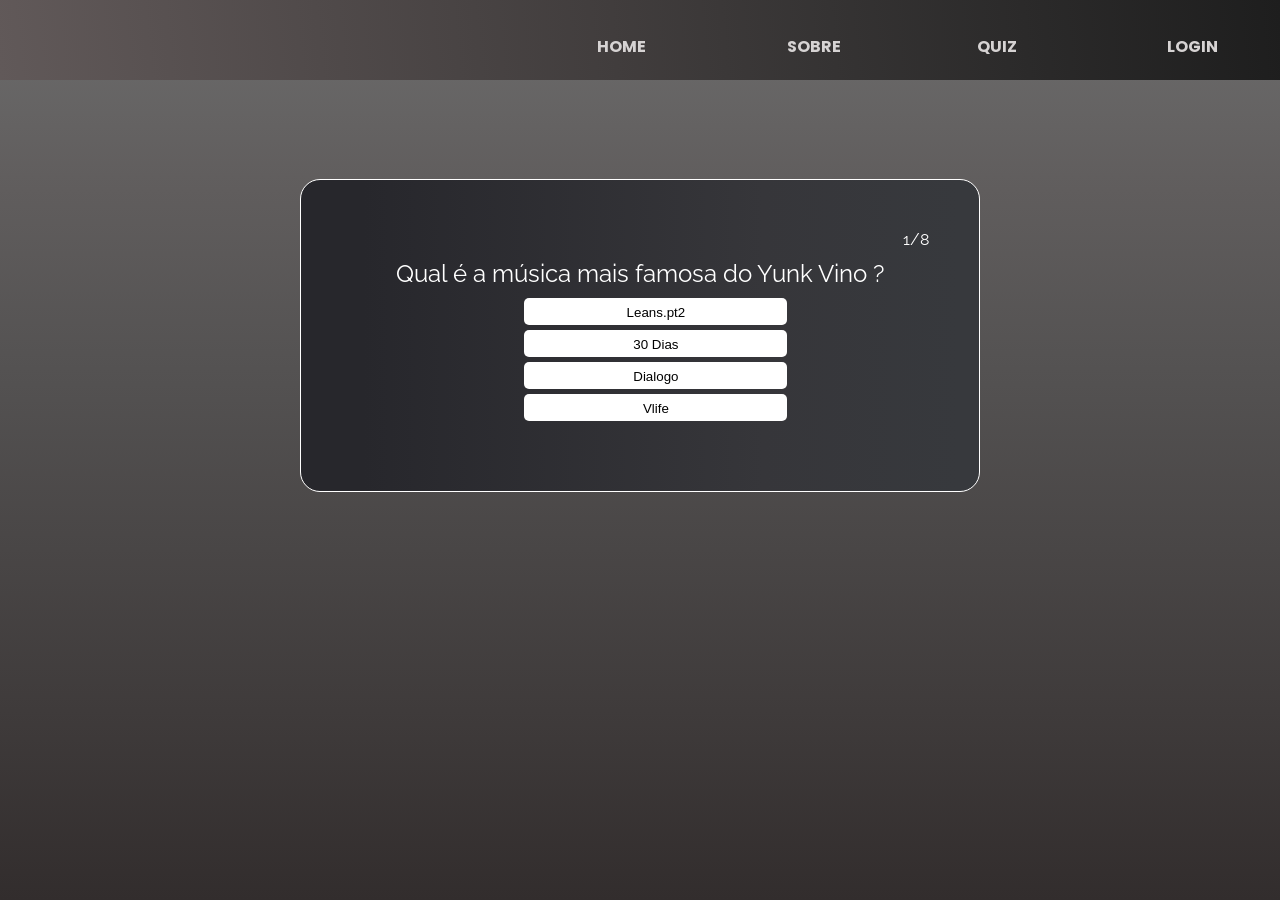
<file: public/quiz.html>
<!DOCTYPE html>
<html lang="en">
<head>
    <meta charset="UTF-8">
    <meta name="viewport" content="width=device-width, initial-scale=1.0">
    <title>YKGG</title>
    <link rel="stylesheet" href="./css/quiz.css">
    <link href="https://fonts.googleapis.com/css2?family=Maven+Pro&family=Poppins:ital,wght@0,100;0,400;1,700&family=Raleway&display=swap" rel="stylesheet">
</head>
<body>
    <div id="content">
        <section id="home" class="home">
            <header class="header">
                <nav class="nav">
                    <ul>
                        <li>
                            <button class="button1">
                                <a href="./index.html">HOME</a>
                            </button>
                        </li>
                        <li>
                            <button class="button1">
                                <a href="./index.html">SOBRE</a>
                            </button>
                        </li>
                        <li>
                            <button class="button1">
                                <a href="#">QUIZ</a>
                            </button>
                        </li>
        
                        <li>
                            <button class="button1">
                                <a href="./login.html">LOGIN</a>
                            </button>
                        </li>
                    </ul>
                </nav>
            </header>
            <div class="box-quiz">
                <h2>QUIZ APP</h2>
                    <main>
                        <div class="content">
                        <span class="spnQtd"></span>
                        <span class="question"></span>
                        <div class="answers"></div>
                        </div>
                        <div class="finish">
                        <span class="textFinish"></span>
                        <button class="buttonQ">Reiniciar</button>
                        <button class="finalizar">Finalizar</button>
                        </div>
                    </main>
            </div>
            <div>


            </div>
            <!-- <a href="dashboard/dashboard.html">
                
            </a> -->

            <!-- <button class="finalizar">Finalizar Quiz</button> -->
            
            <script src="./js/quiz.js" type="module"></script>
        </div>  
        </section>
</body>
</file>
<file: index/style.css>
* {
    margin: 0;
    padding: 0;
    box-sizing: border-box;
}

html {
    font-family: "Raleway", sans-serif;
    font-optical-sizing: auto;
    font-weight: 400;
    font-style: normal;
    
    scroll-behavior: smooth;
    
}

/*MENU*/

#home {
    background: linear-gradient(180deg, rgba(108,108,108,1) 0%, rgba(96,93,93,1) 21%, rgba(84,82,82,1) 41%, rgba(73,70,70,1) 61%, rgba(63,59,59,1) 79%, rgba(50,45,45,1) 100%);
    height: 100vh;
    
}

.home .header {
    padding-top: 13px;
    height: 80px;
    background: linear-gradient(85deg, rgba(97,89,89,1) 0%, rgba(80,74,74,1) 25%, rgba(65,61,61,1) 48%, rgba(53,51,51,1) 65%, rgba(43,42,42,1) 80%, rgba(30,30,30,1) 100%);
    position: fixed;
    width: 100%;
    z-index: 1;
}

.home .header .nav {
    justify-content: end;
    display: flex;
    
}

.home .header .nav ul {
    display: flex;
    list-style: none;
    align-items: center;
   
}

.home .header .nav ul li {
    display: flex;
    align-items: center;
    justify-content: center;
    width: 170px;
    margin: 0 10px;
    padding-top: 5px;
}

.home .header .nav ul li a {
    text-decoration: none;
    color: rgb(214, 211, 211);
    font-size: 16px;
    font-weight: bold;
    padding: 19px 32px;
    
}

.button {
    color: white;
    text-decoration: none;
    font-size: 25px;
    border: none;
    background: none;
    font-weight: 600;
    font-family: 'Poppins', sans-serif;
  }
  
  .button::before {
    margin-left: auto;
  }
  
  .button::after, button::before {
    content: '';
    width: 0%;
    height: 2px;
    background: #ffffff;
    display: block;
    transition: 0.5s;
  }
  
  .button:hover::after, button:hover::before {
    width: 100%;
  }


/*CONTAINER*/

.container {
    display: flex;
    justify-content: space-evenly;
    height: 919px;
    position: relative;
}

.img237 {
    position: absolute;
    top: 170px;
    right: 200px;
    width: 350px;
    height: 350px;
    opacity: 0.7;
}

.text-home {
    position: absolute;
    left: 40px;
    top: 65px;
    margin-top: 200px;
    margin-left: 80px;
    color:rgb(255, 255, 255);
    font-size: 35px;
}

/*SOBRE*/

#sobre {
    background: linear-gradient(180deg, rgba(108,108,108,1) 0%, rgba(96,93,93,1) 21%, rgba(84,82,82,1) 41%, rgba(73,70,70,1) 61%, rgba(63,59,59,1) 79%, rgba(50,45,45,1) 100%);
    height: 100vh;
    position: relative;
}

.container-sobre {
    display: block;
    
}

h3 {
    color: white;
    font-size: 30px;
    margin-left: 30px;
    margin-top: 70px;
}

.albuns {
    bottom: 100px;
    background: linear-gradient(180deg, rgba(89,84,84,1) 0%, rgba(79,74,74,1) 19%, rgba(68,63,63,1) 41%, rgba(57,53,53,1) 62%, rgba(47,43,43,1) 82%, rgba(38,34,34,1) 100%);
    height: 300px;
    width: 1300px;
    border-radius: 15px;
    display: flex;
    align-items: center;
    justify-content: space-around;
    margin-top: 0px;
    margin-inline: 20px;
    border: 1px solid white;
}

.albuns-fotos {
    display: flex;
    align-items: center;
    margin: 10px;
}

.text-albuns {
    align-items: center;
    text-align: center;
    color: white;
}

.sobre-text{
    color: white;
    padding-top: 63px;
    margin-inline: 210px;
    font-size: 20px;
}

.p-artista {
    color: white;
    margin-inline: 210px;
    font-weight: bolder;
}

.text-albuns img {
    margin: 10px;
}

.card {
    box-sizing: border-box;
    
    border: 1px solid rgb(24, 23, 26);
    box-shadow: 12px 17px 51px rgba(85, 67, 117, 0.22);
    backdrop-filter: blur(6px);
    border-radius: 17px;
    text-align: center;
    cursor: pointer;
    transition: all 0.5s;
    display: flex;
    align-items: center;
    justify-content: center;
    user-select: none;
    font-weight: bolder;
    color: black;
  }
  
  .card:hover {
    border: 1px solid rgb(108, 59, 245);
    transform: scale(1.05);
  }
  
  .card:active {
    transform: scale(0.95) rotateZ(1.7deg);
  }

/**/
</file>
<file: public/css/style.css>
* {
    margin: 0;
    padding: 0;
    box-sizing: border-box;
}

html {
    font-family: "Raleway", sans-serif;
    font-optical-sizing: auto;
    font-weight: 400;
    font-style: normal;
    
    scroll-behavior: smooth;
    
}

/*MENU*/

#home {
    background: linear-gradient(180deg, rgba(108,108,108,1) 0%, rgba(96,93,93,1) 21%, rgba(84,82,82,1) 41%, rgba(73,70,70,1) 61%, rgba(63,59,59,1) 79%, rgba(50,45,45,1) 100%);
    height: 100vh;
    
}

.home .header {
    padding-top: 13px;
    height: 80px;
    background: linear-gradient(85deg, rgba(97,89,89,1) 0%, rgba(80,74,74,1) 25%, rgba(65,61,61,1) 48%, rgba(53,51,51,1) 65%, rgba(43,42,42,1) 80%, rgba(30,30,30,1) 100%);
    position: fixed;
    width: 100%;
    z-index: 1;
}

.home .header .nav {
    justify-content: end;
    display: flex;
    
}

.home .header .nav ul {
    display: flex;
    list-style: none;
    align-items: center;
   
}

.home .header .nav ul li {
    display: flex;
    align-items: center;
    justify-content: center;
    width: 170px;
    margin: 0 10px;
    padding-top: 5px;
}

.home .header .nav ul li a {
    text-decoration: none;
    color: rgb(214, 211, 211);
    font-size: 16px;
    font-weight: bold;
    padding: 19px 32px;
    
}

.button {
    color: white;
    text-decoration: none;
    font-size: 25px;
    border: none;
    background: none;
    font-weight: 600;
    font-family: 'Poppins', sans-serif;
  }
  
  .button::before {
    margin-left: auto;
  }
  
  .button::after, button::before {
    content: '';
    width: 0%;
    height: 2px;
    background: #ffffff;
    display: block;
    transition: 0.5s;
  }
  
  .button:hover::after, button:hover::before {
    width: 100%;
  }


/*CONTAINER*/

.container {
    display: flex;
    justify-content: space-evenly;
    height: 919px;
    position: relative;
}

.img237 {
    position: absolute;
    top: 170px;
    right: 200px;
    width: 350px;
    height: 350px;
    opacity: 0.7;
}

.text-home {
    position: absolute;
    left: 40px;
    top: 5px;
    margin-top: 200px;
    margin-left: 80px;
    color:rgb(255, 255, 255);
    font-size: 35px;
}

/*SOBRE*/

#sobre {
    background: linear-gradient(180deg, rgba(108,108,108,1) 0%, rgba(96,93,93,1) 21%, rgba(84,82,82,1) 41%, rgba(73,70,70,1) 61%, rgba(63,59,59,1) 79%, rgba(50,45,45,1) 100%);
    height: 150vh;
    position: relative;
}

.container-sobre {
    display: block;
    
}

h3 {
    color: white;
    font-size: 30px;
    margin-left: 30px;
    margin-top: 70px;
}

.albuns {
    bottom: 100px;
    background: linear-gradient(180deg, rgba(89,84,84,1) 0%, rgba(79,74,74,1) 19%, rgba(68,63,63,1) 41%, rgba(57,53,53,1) 62%, rgba(47,43,43,1) 82%, rgba(38,34,34,1) 100%);
    height: 300px;
    width: 1300px;
    border-radius: 15px;
    display: flex;
    align-items: center;
    justify-content: space-around;
    margin-top: 0px;
    margin-inline: 20px;
    border: 1px solid white;
}

.albuns-fotos {
    display: flex;
    align-items: center;
    margin: 10px;
}

.text-albuns {
    align-items: center;
    text-align: center;
    color: white;
}

.sobre-text{
    color: white;
    padding-top: 63px;
    margin-inline: 210px;
    font-size: 20px;
}

.p-artista {
    color: white;
    margin-inline: 210px;
    font-weight: bolder;
}

.text-albuns img {
    margin: 10px;
}

.card {
    box-sizing: border-box;
    
    border: 1px solid rgb(24, 23, 26);
    box-shadow: 12px 17px 51px rgba(85, 67, 117, 0.22);
    backdrop-filter: blur(6px);
    border-radius: 17px;
    text-align: center;
    cursor: pointer;
    transition: all 0.5s;
    display: flex;
    align-items: center;
    justify-content: center;
    user-select: none;
    font-weight: bolder;
    color: black;
  }
  
  .card:hover {
    border: 1px solid rgb(108, 59, 245);
    transform: scale(1.05);
  }
  
  .card:active {
    transform: scale(0.95) rotateZ(1.7deg);
  }

/*Sobre2*/

.containerSobre {
    display: flex;
    justify-content: space-around;
    margin-top: 50px;
}
.textBem p {
    color: white;
    font-size: 18px;
    position: absolute;
    font-size: 24px;
    
}

.saudebem img {
    
}

.imgBem {
    margin-left: 110px;
    height: 150px;

}

.div_container {
    background-color: #222020;
}

.footer{
    height: 80px;
    color: #ffffff;
    font-size: 15px; 
    padding-bottom: 20px;
   
}
.footer {
    text-align: center;

}

.cardd {
    position: relative;
    width: 300px;
    height: 150px;
    background: #191414;
    border-radius: 10px;
    padding: 10px;
    top: 400px;
    right: 260px;
  }
  
  .top {
    position: relative;
    width: 100%;
    display: flex;
    gap: 10px;
  }
  
  .pfp {
    position: relative;
    top: 5px;
    left: 5px;
    height: 40px;
    width: 40px;
    background-color: #d2d2d2;
    border-radius: 5px;
    display: flex;
    justify-content: center;
    align-items: center;
  }
  
  .title-1 {
    color: white;
    font-size: 25px;
    font-weight: bolder;
    margin-left: 50px;
    margin-top: 15px;
  }
  
  .title-2 {
    color: white;
    font-size: 12px;
    font-weight: bold;
    margin-bottom: 50px;
    margin-left: 100px;
    margin-top: 5px;
  }
  
  .time {
    width: 90%;
    background-color: #5e5e5e;
    height: 6px;
    border-radius: 3px;
    position: absolute;
    left: 5%;
    bottom: 22px;
  }
  
  .elapsed {
    width: 42%;
    background-color: #1db954;
    height: 100%;
    border-radius: 3px;
  }
  
  .controls {
    color: white;
    display: flex;
    position: absolute;
    bottom: 30px;
    left: 0;
    width: 100%;
    justify-content: center;
  }
  
  .volume {
    height: 100%;
    width: 48px;
  }
  
  .air {
    height: 100%;
    width: 48px;
  }
  
  .controls svg {
    cursor: pointer;
    transition: 0.1s;
  }
  
  .controls svg:hover {
    color: #1db954;
  }
  
  .volume {
    opacity: 0;
    position: relative;
    transition: 0.2s;
  }
  
  .volume .slider {
    height: 4px;
    background-color: #5e5e5e;
    width: 80%;
    border-radius: 2px;
    margin-top: 8px;
    margin-left: 10%;
  }
  
  .volume .slider .green {
    background-color: #1db954;
    height: 100%;
    width: 80%;
    border-radius: 3px;
  }
  
  .volume .circle {
    background-color: white;
    height: 6px;
    width: 6px;
    border-radius: 3px;
    position: absolute;
    right: 20%;
    top: 60%;
  }
  
  .volume_button:hover ~ .volume {
    opacity: 1;
  }
  
  .timetext {
    color: white;
    font-size: 8px;
    position: absolute;
  }
  
  .time_now {
    bottom: 11px;
    left: 10px;
  }
  
  .time_full {
    bottom: 11px;
    right: 10px;
  }
  
  .playing {
    display: flex;
    position: relative;
    justify-content: center;
    gap: 1px;
    width: 30px;
    height: 20px;
  }
  
  .greenline {
    background-color: #1db954;
    height: 20px;
    width: 2px;
    position: relative;
    transform-origin: bottom;
  }
  
  .line-1 {
    animation: infinite playing 1s ease-in-out;
    animation-delay: 0.2s;
  }
  
  .line-2 {
    animation: infinite playing 1s ease-in-out;
    animation-delay: 0.5s;
  }
  
  .line-3 {
    animation: infinite playing 1s ease-in-out;
    animation-delay: 0.6s;
  }
  
  .line-4 {
    animation: infinite playing 1s ease-in-out;
    animation-delay: 0s;
  }
  
  .line-5 {
    animation: infinite playing 1s ease-in-out;
    animation-delay: 0.4s;
  }
  
  @keyframes playing {
    0% {
      transform: scaleY(0.1);
    }
  
    33% {
      transform: scaleY(0.6);
    }
  
    66% {
      transform: scaleY(0.9);
    }
  
    100% {
      transform: scaleY(0.1);
    }
  }
</file>
<file: index/aula 1/style.css>
:root {
    --color-primary: #917758;
    --color-secondary: #3c2915;
    --color-primary-ligh: #f5eee6;
}

* {
    margin: 0;
    padding: 0;
    box-sizing: border-box;
}

body {
    font-family: 'Poppins', sans-serif;
    overflow-x: hidden;
}

.container {
    margin: 0 auto;
    width: 1770px;
}


/************
*    HOME
*************/

.home {
    background-repeat: no-repeat;
    background-image: url(images/bg-home.jpg);
    background-size: cover;
    height: 100vh;
    width: 100vw;
    position: relative;
    background-attachment: fixed;
}

.home .header {
    padding: 30px 0;
}

.home .header .nav {
    justify-content: center;
    display: flex;
}

.home .header .nav ul {
    display: flex;
    list-style: none;
}

.home .header .nav ul li {
    display: flex;
    align-items: center;
    justify-content: center;
    width: 170px;
    margin: 0 10px;
}

.home .header .nav ul li a {
    text-decoration: none;
    color: white;
    font-size: 16px;
    font-weight: bold;
    padding: 19px 32px
}

.home .header .nav ul li a:hover {
    border-bottom: solid 1px var(--color-primary);
    color: var(--color-primary)
}

.home .header .nav ul li .logo {
    margin: 0 50px;
}

/***************
* HOME - BANNER
****************/

.home .banner {
    text-align: center;
    color: white;
    position: absolute;
    top: 55%; 
    left: 50%;
    height: 250px;
    width: 750px;
    margin-left: -375px;
    margin-top: -155px;
}

.home .banner .p-banner {
    color: var(--color-primary);
    font-style: italic;
    font-size: 16px;
    letter-spacing: 3px;
}

.home .banner h1 {
    font-size: 130px;
    font-weight: bold;
    padding: 10px;
}

.home .banner .slogan1 {
    display: block;
    color: var(--color-primary);
    text-transform: uppercase;
    letter-spacing: 4px;
    font-size: 14px;
}

.home .banner .bigode {
    margin: auto;
    display: block;
    margin-top: 20px ;
}


/*********
* ABOUT
*********/

.about {
    background-color: var(--color-primary);
    height: 100vh;
}

.about .container {
    display: flex;
    height: 90vh;
    width: 100vw;
}

.about .timing {
    width: 33%;
    height: 780px;
    background-image: url(images/brush-big.jpg);
    background-repeat: no-repeat;
    padding: 20px;
    position: relative;
    top: -50px;
}

.about .timing .overlay {
    background: rgba(0, 0, 0, 0.8);
    width: 338px;
    text-align: center;
    padding: 40px 20px;
    height: 723px;
    
}

.about .timing .overlay .icon-cut {
    width: 50px;

}

.about .timing .overlay .horarios {
    text-transform: uppercase;
    color: var(--color-primary);
    font-size: 35px;
    border-bottom: solid 1px var(--color-primary);
    width: fit-content;
    margin: 0 auto 30px auto;
}

.about .timing .text {
    margin: 10px 0;
}


.about .timing .text:after {
    content: '•';
    display: block;
    font-size: 25px;
    color: white;
    margin-top: 10px;
}

.about .timing .text:last-of-type:after {
    content: '|';
}

.about .timing .text h4 {
    color: grey;
    font-size: 15px;
    margin-bottom: 5px;
}

.about .timing span {
    color: white;
    font-size: 15px;
    display: block;
}

.about .experience {
    width: 66%;
    color: white;
    margin: 50px 0 0 20px;
}

.about .experience h2 {
    font-weight: 400;
    font-size: 40px;
}

.about .experience h2:after {
    display: block;
    content: '';
    width: 100px;
    height: 3px;
    background-color: #a38f78;
    margin: 20px 0;
}

.about .experience .text {
    display: flex;
}


/************
* SERVICES
************/

.container2 {
    height: 100vh;
    width: 1300px;
    margin: auto;
    
}

.services {
    padding: 100px 0;
    text-align: center;
    background-color:var(--color-primary-ligh) ;
}

.services h2 {
    font-size: 50px;
    color: var(--color-secondary);
    margin-bottom: 10px;
}


.services .boxes {
    margin-top: 50px;
    display: flex;
    justify-content: space-between;
}

.services .box {
    border: 3px solid var(--color-primary);
    padding: 60px 40px;
    margin: 30px;
}

.services .box h4 {
    margin-top: 10px;
    color: var(--color-secondary);
    font-weight: bold;
}

/**************
* APPOINTMENT
***************/

.appointment {
    padding: 100px 0; 
    background-color: var(--color-primary);
    height: 100vh;
    width: 100vw;
    background-image: url(images/chair-ic.png);
    background-repeat: no-repeat;
    background-size: 300px;
    background-position: right bottom;
}

.appointment h2 {
    color: var(--color-primary-ligh);
    font-weight: 400;
    font-size: 50px;
    margin-bottom: 10px;
    text-align: center;
    
}

.appointment img {
    display: block;
    margin: auto;
}

.appointment form {
    margin-top: 65px;
}

.appointment .personal-data {
    display: flex;
    justify-content: space-between;
    margin-bottom: 20px;
}

.appointment  input-wrapper {
    width: 100%;
    margin-right: 30px;
}

.appointment  label {
    display: block;
    color: var(--color-primary-ligh);
    font: 14px;
    margin-bottom: 2px;
}

.appointment .personal-data input,
.appointment .personal-data select,
.appointment textarea {
    padding: 10px;
    border: none;
    outline: none;
    width: 100%;
   border-radius: 3px;
}

.appointment textarea  {
    height: 100px;
}

.appointment button {
    background-color: var(--color-secondary);
    color: white;
    padding: 14px 40px;
    border: none;
    margin-top: 20px;
    text-transform: uppercase;
    font-weight: bold;
}

/*********
* GALLERY
**********/

.gallery {
    padding: 80px 0;
    background-color: var(--color-primary-ligh);
    height: 100vh;
}

.gallery h2 {
    color: var(--color-secondary);
    font-weight: 400;
    font-size: 50px;
    margin-bottom: 10px;
    text-align: center;  
}

.gallery img {
    margin: 0 auto;
    display: block;
}

.gallery .gallery-wrapper {
    display: flex;
    flex-direction: column;
    flex-wrap: wrap;
    height: 80vh;
    width: 900px;
    margin: 50px auto;
}

.gallery .gallery-wrapper div {
    border: 10px solid var(--color-primary);
    margin: 6px;
    width: 33%;
}

.gallery .gallery-wrapper div img {
    width: 100%;
}

 /***********
* LOCATION
************/

 .location {
    height: 100vh;
    padding: 100px 0;
    background-image: url(images/bg-location.jpg);
    background-size: cover;
}

.location .head {
    display: flex;
    justify-content: space-between;
    background-color: #191919;
    padding: 40px;
    width: 100%;
}

.location .head .info {
    display: flex;
    align-items: center;
}

.location .head .info .icon {
    display: flex;
    margin-right: 10px;
    border: 1px solid var(--color-primary);
    border-radius: 100%;
    padding: 10px;
    align-items: center;
    height: 40px;
    width: 40px;
    justify-content: center;

}

.location .head .info  .text span {
    display: block;
    font-size: 13px;
}

.location .head .info  .text span:first-child {
    color: rgb(160, 158, 158);
}

.location .head .info  .text span:last-child {
    color: white;
}

.location .map {
    width: 100%;
}

.location .map iframe {
    width: 100%;
}

 /*********
* FOOTER
***********/

.footer {
    background-color: #191919;
    color: white;
    font-size: 14px;
    padding: 40px;
    text-align: center;
}
</file>
<file: index/cadastro.css>
* {
    margin: 0;
    padding: 0;
    box-sizing: border-box;
}

html {
    font-family: "Raleway", sans-serif;
    font-optical-sizing: auto;
    font-weight: 400;
    font-style: normal;
}

/*MENU*/

#home {
    background: linear-gradient(180deg, rgba(108,108,108,1) 0%, rgba(96,93,93,1) 21%, rgba(84,82,82,1) 41%, rgba(73,70,70,1) 61%, rgba(63,59,59,1) 79%, rgba(50,45,45,1) 100%);
    height: 100vh;
    
}

.home .header {
    padding-top: 13px;
    height: 80px;
    background: linear-gradient(85deg, rgba(97,89,89,1) 0%, rgba(80,74,74,1) 25%, rgba(65,61,61,1) 48%, rgba(53,51,51,1) 65%, rgba(43,42,42,1) 80%, rgba(30,30,30,1) 100%);
    position: fixed;
    width: 100%;
    z-index: 1;
}

.home .header .nav {
    justify-content: end;
    display: flex;
    
}

.home .header .nav ul {
    display: flex;
    list-style: none;
    align-items: center;
    padding-top: 5px;
   
}

.home .header .nav ul li {
    display: flex;
    align-items: center;
    justify-content: center;
    width: 170px;
    margin: 0 10px;
    padding-top: 5px;
}

.home .header .nav ul li a {
    text-decoration: none;
    color: rgb(214, 211, 211);
    font-size: 16px;
    font-weight: bold;
    padding: 19px 32px;
    
}

.button {
    color: white;
    text-decoration: none;
    font-size: 25px;
    border: none;
    background: none;
    font-weight: 600;
    font-family: 'Poppins', sans-serif;
  }
  
  .button::before {
    margin-left: auto;
  }
  
  .button::after, button::before {
    content: '';
    width: 0%;
    height: 2px;
    background: #ffffff;
    display: block;
    transition: 0.5s;
  }
  
  .button:hover::after, button:hover::before {
    width: 100%;
  }

/*LOGIN*/

#login {
    position: relative;
}

.wrapper {
    width: 700px;
    background: rgb(2, 0, 36);
    background: linear-gradient(
      90deg,
      rgb(39, 39, 44) 9%,
      rgb(54, 54, 58) 68%,
      rgb(45, 47, 53) 97%
    );
    backdrop-filter: blur(9px);
    color: #fff;
    border-radius: 30px;
    padding: 30px 40px;
    margin-inline: 360px;
    position: absolute;
    top: 100px;
  }

  .form-login {
    font-size: 36px;
    text-align: center;
  }

  .wrapper .input-box {
    position: relative;
    width: 60%;
    height: 50px;
  
    margin: 30px 0;
  }

  .input-box input {
    width: 100%;
    height: 100%;
    background: transparent;
    border: none;
    outline: none;
    border: 2px solid rgba(255, 255, 255, 0.2);
    border-radius: 40px;
    font-size: 16px;
    color: #fff;
    padding: 20px 45px 20px 20px;
    margin-inline: 120px;
  }

  .input-box input::placeholder {
    color: #fff;
  }
  
  .wrapper .remember-forgot {
    display: flex;
    justify-content: center;
    font-size: 14.5px;
    margin: -15px 0 15px;
  }

  .remember-forgot label input {
    accent-color: #fff;
    margin-right: 3px;
  }

  .remember-forgot a {
    color: #fff;
    text-decoration: none;
  }

  .remember-forgot a:hover {
    text-decoration: underline;
  }
  
  .wrapper .btn {
    width: 150px;
    height: 45px;
    background: #fff;
    border: none;
    outline: none;
    border-radius: 40px;
    box-shadow: 0 0 10px rgba(0, 0, 0, 0.1);
    cursor: pointer;
    font-size: 16px;
    color: #333;
    font-weight: 600;
    margin-inline: 237px;
    margin-top: 10px;
  }

  .wrapper .register-link {
    font-size: 14.5px;
    text-align: center;
    margin: 20px 0 15px;
  }

  .register-link p a {
    color: #fff;
    text-decoration: none;
    font-weight: 600;
  }

  .register-link p a:hover {
    text-decoration: underline;
  }
</file>
<file: index/login.css>
* {
    margin: 0;
    padding: 0;
    box-sizing: border-box;
}

html {
    font-family: "Raleway", sans-serif;
    font-optical-sizing: auto;
    font-weight: 400;
    font-style: normal;
}

/*MENU*/

#home {
    background: linear-gradient(180deg, rgba(108,108,108,1) 0%, rgba(96,93,93,1) 21%, rgba(84,82,82,1) 41%, rgba(73,70,70,1) 61%, rgba(63,59,59,1) 79%, rgba(50,45,45,1) 100%);
    height: 100vh;
    
}

.home .header {
    padding-top: 13px;
    height: 80px;
    background: linear-gradient(85deg, rgba(97,89,89,1) 0%, rgba(80,74,74,1) 25%, rgba(65,61,61,1) 48%, rgba(53,51,51,1) 65%, rgba(43,42,42,1) 80%, rgba(30,30,30,1) 100%);
    position: fixed;
    width: 100%;
    z-index: 1;
}

.home .header .nav {
    justify-content: end;
    display: flex;
    
}

.home .header .nav ul {
    display: flex;
    list-style: none;
    align-items: center;
    padding-top: 5px;
   
}

.home .header .nav ul li {
    display: flex;
    align-items: center;
    justify-content: center;
    width: 170px;
    margin: 0 10px;
    padding-top: 5px;
}

.home .header .nav ul li a {
    text-decoration: none;
    color: rgb(214, 211, 211);
    font-size: 16px;
    font-weight: bold;
    padding: 19px 32px;
    
}

.button {
    color: white;
    text-decoration: none;
    font-size: 25px;
    border: none;
    background: none;
    font-weight: 600;
    font-family: 'Poppins', sans-serif;
  }
  
  .button::before {
    margin-left: auto;
  }
  
  .button::after, button::before {
    content: '';
    width: 0%;
    height: 2px;
    background: #ffffff;
    display: block;
    transition: 0.5s;
  }
  
  .button:hover::after, button:hover::before {
    width: 100%;
  }

/*LOGIN*/

#login {
    position: relative;
}

.wrapper {
    width: 700px;
    background: rgb(2, 0, 36);
    background: linear-gradient(
      90deg,
      rgb(39, 39, 44) 9%,
      rgb(54, 54, 58) 68%,
      rgb(45, 47, 53) 97%
    );
    backdrop-filter: blur(9px);
    color: #fff;
    border-radius: 30px;
    padding: 30px 40px;
    margin-inline: 360px;
    position: absolute;
    top: 165px;
  }

  .form-login {
    font-size: 36px;
    text-align: center;
  }

  .wrapper .input-box {
    position: relative;
    width: 60%;
    height: 50px;
  
    margin: 30px 0;
  }

  .input-box input {
    width: 100%;
    height: 100%;
    background: transparent;
    border: none;
    outline: none;
    border: 2px solid rgba(255, 255, 255, 0.2);
    border-radius: 40px;
    font-size: 16px;
    color: #fff;
    padding: 20px 45px 20px 20px;
    margin-inline: 120px;
  }

  .input-box input::placeholder {
    color: #fff;
  }
  
  .wrapper .remember-forgot {
    display: flex;
    justify-content: center;
    font-size: 14.5px;
    margin: -15px 0 15px;
  }

  .remember-forgot label input {
    accent-color: #fff;
    margin-right: 3px;
  }

  .remember-forgot a {
    color: #fff;
    text-decoration: none;
  }

  .remember-forgot a:hover {
    text-decoration: underline;
  }
  
  .wrapper .btn {
    width: 150px;
    height: 45px;
    background: #fff;
    border: none;
    outline: none;
    border-radius: 40px;
    box-shadow: 0 0 10px rgba(0, 0, 0, 0.1);
    cursor: pointer;
    font-size: 16px;
    color: #333;
    font-weight: 600;
    margin-inline: 237px;
    margin-top: 10px;
  }

  .wrapper .register-link {
    font-size: 14.5px;
    text-align: center;
    margin: 20px 0 15px;
  }

  .register-link p a {
    color: #fff;
    text-decoration: none;
    font-weight: 600;
  }

  .register-link p a:hover {
    text-decoration: underline;
  }
</file>
<file: public/css/introducao.css>
* {
    margin: 0;
    padding: 0;
    box-sizing: border-box;
}

html {
    font-family: "Raleway", sans-serif;
    font-optical-sizing: auto;
    font-weight: 400;
    font-style: normal;
    
    scroll-behavior: smooth;
    
}

/*MENU*/

#home {
    background: linear-gradient(180deg, rgba(108,108,108,1) 0%, rgba(96,93,93,1) 21%, rgba(84,82,82,1) 41%, rgba(73,70,70,1) 61%, rgba(63,59,59,1) 79%, rgba(50,45,45,1) 100%);
    height: 100vh;
    
}

.home .header {
    padding-top: 13px;
    height: 80px;
    background: linear-gradient(85deg, rgba(97,89,89,1) 0%, rgba(80,74,74,1) 25%, rgba(65,61,61,1) 48%, rgba(53,51,51,1) 65%, rgba(43,42,42,1) 80%, rgba(30,30,30,1) 100%);
    position: fixed;
    width: 100%;
    z-index: 1;
}

.home .header .nav {
    justify-content: end;
    display: flex;
    
}

.home .header .nav ul {
    display: flex;
    list-style: none;
    align-items: center;
   
}

.home .header .nav ul li {
    display: flex;
    align-items: center;
    justify-content: center;
    width: 170px;
    margin: 0 10px;
    padding-top: 5px;
}

.home .header .nav ul li a {
    text-decoration: none;
    color: rgb(214, 211, 211);
    font-size: 16px;
    font-weight: bold;
    padding: 19px 32px;
    
}

.button1 {
    color: white;
    text-decoration: none;
    font-size: 25px;
    border: none;
    background: none;
    font-weight: 600;
    font-family: 'Poppins', sans-serif;
  }
  
  .button1::before {
    margin-left: auto;
  }
  
  .button1::after, button::before {
    content: '';
    width: 0%;
    height: 2px;
    background: #ffffff;
    display: block;
    transition: 0.5s;
  }
  
  .button1:hover::after, button:hover::before {
    width: 100%;
  }

  /*Introdução*/

  .textIntroducao {
    background-color: rgb(14, 13, 13);
    width: 600px;
    height: 350px;
    border: 2px solid rgb(255, 255, 255);
    border-radius: 30px;
    top: 200px;
    color: white;
    position: relative;
    top: 120px;
    left: 28%;
    
  }

  h1 {
    text-align: center;
    padding-bottom: 20px;
    padding-top: 60px;
  }

  p {
    font-size: 20px;
    text-align: center;
  }

  .boxButtons{
    display: flex;
    justify-content: center;
  }
  .button {
    cursor: pointer;
    position: relative;
    padding: 10px 24px;
    font-size: 18px;
    color: rgb(255, 255, 255);
    border: 2px solid rgb(255, 255, 255);
    border-radius: 34px;
    background-color: transparent;
    font-weight: 600;
    transition: all 0.8s cubic-bezier(0.23, 1, 0.320, 1);
    overflow: hidden;
    margin-top: 30px;
    margin-left: 15px;
  }
  
  .button::before {
    content: '';
    position: absolute;
    inset: 0;
    margin: auto;
    width: 50px;
    height: 50px;
    border-radius: inherit;
    scale: 0;
    z-index: -1;
    background-color: rgb(255, 255, 255);
    transition: all 1.5s cubic-bezier(0.23, 1, 0.320, 1);
  }
  
  .button:hover::before {
    scale: 3;
  }
  
  .button:hover {
    color: #212121;
    scale: 1.1;
    box-shadow: 0 0px 20px rgba(44, 44, 44, 0.4);
  }
  
  .button:active {
    scale: 1;
  }
</file>
<file: public/css/login.css>
* {
    margin: 0;
    padding: 0;
    box-sizing: border-box;
}

html {
    font-family: "Raleway", sans-serif;
    font-optical-sizing: auto;
    font-weight: 400;
    font-style: normal;
}

/*MENU*/

#home {
    background: linear-gradient(180deg, rgba(108,108,108,1) 0%, rgba(96,93,93,1) 21%, rgba(84,82,82,1) 41%, rgba(73,70,70,1) 61%, rgba(63,59,59,1) 79%, rgba(50,45,45,1) 100%);
    height: 100vh;
    
}

.home .header {
    padding-top: 13px;
    height: 80px;
    background: linear-gradient(85deg, rgba(97,89,89,1) 0%, rgba(80,74,74,1) 25%, rgba(65,61,61,1) 48%, rgba(53,51,51,1) 65%, rgba(43,42,42,1) 80%, rgba(30,30,30,1) 100%);
    position: fixed;
    width: 100%;
    z-index: 1;
}

.home .header .nav {
    justify-content: end;
    display: flex;
    
}

.home .header .nav ul {
    display: flex;
    list-style: none;
    align-items: center;
    padding-top: 5px;
   
}

.home .header .nav ul li {
    display: flex;
    align-items: center;
    justify-content: center;
    width: 170px;
    margin: 0 10px;
    padding-top: 5px;
}

.home .header .nav ul li a {
    text-decoration: none;
    color: rgb(214, 211, 211);
    font-size: 16px;
    font-weight: bold;
    padding: 19px 32px;
    
}

.button {
    color: white;
    text-decoration: none;
    font-size: 25px;
    border: none;
    background: none;
    font-weight: 600;
    font-family: 'Poppins', sans-serif;
  }
  
  .button::before {
    margin-left: auto;
  }
  
  .button::after, button::before {
    content: '';
    width: 0%;
    height: 2px;
    background: #ffffff;
    display: block;
    transition: 0.5s;
  }
  
  .button:hover::after, button:hover::before {
    width: 100%;
  }

/*LOGIN*/

#login {
    position: relative;
}

.wrapper {
    width: 700px;
    background: rgb(2, 0, 36);
    background: linear-gradient(
      90deg,
      rgb(39, 39, 44) 9%,
      rgb(54, 54, 58) 68%,
      rgb(45, 47, 53) 97%
    );
    backdrop-filter: blur(9px);
    color: #fff;
    border-radius: 30px;
    padding: 30px 40px;
    margin-inline: 360px;
    position: absolute;
    top: 165px;
    border: 2px solid rgb(194, 185, 185);
  }

  .form-login {
    font-size: 36px;
    text-align: center;
  }

  .wrapper .input-box {
    position: relative;
    width: 60%;
    height: 50px;
  
    margin: 30px 0;
  }

  .input-box input {
    width: 100%;
    height: 100%;
    background: transparent;
    border: none;
    outline: none;
    border: 2px solid rgba(255, 255, 255, 0.2);
    border-radius: 40px;
    font-size: 16px;
    color: #fff;
    padding: 20px 45px 20px 20px;
    margin-inline: 120px;
  }

  .input-box input::placeholder {
    color: #fff;
  }
  
  .wrapper .remember-forgot {
    display: flex;
    justify-content: center;
    font-size: 14.5px;
    margin: -15px 0 15px;
  }

  .remember-forgot label input {
    accent-color: #fff;
    margin-right: 3px;
  }

  .remember-forgot a {
    color: #fff;
    text-decoration: none;
  }

  .remember-forgot a:hover {
    text-decoration: underline;
  }
  
  .wrapper .btn {
    width: 150px;
    height: 45px;
    background: #fff;
    border: none;
    outline: none;
    border-radius: 40px;
    box-shadow: 0 0 10px rgba(0, 0, 0, 0.1);
    cursor: pointer;
    font-size: 16px;
    color: #333;
    font-weight: 600;
    margin-inline: 237px;
    margin-top: 10px;
  }

  .wrapper .register-link {
    font-size: 14.5px;
    text-align: center;
    margin: 20px 0 15px;
  }

  .register-link p a {
    color: #fff;
    text-decoration: none;
    font-weight: 600;
  }

  .register-link p a:hover {
    text-decoration: underline;
  }

  /*ERRO*/
  .alerta_erro{
    display: flex;
    justify-content: flex-end;
  }
  
  .card_erro {
    display: none;
    background-color: #000000;
    color: rgb(255, 255, 255);
    width: 230px;
    position: fixed;
    border-radius: 15px;
    border: #ffffff 1px solid;
    padding: 10px;
    margin-right: 10%;
    position: absolute;
    margin-top: 12%;
    margin-right: 74%;
  }
  
  .card_erro #mensagem_erro{
    font-weight: 500;
    font-size: 20px;
  }
</file>
<file: public/css/quiz.css>
* {
    margin: 0;
    padding: 0;
    box-sizing: border-box;
}

html {
    font-family: "Raleway", sans-serif;
    font-optical-sizing: auto;
    font-weight: 400;
    font-style: normal;
    
    scroll-behavior: smooth;
    
}

/*MENU*/

#home {
    background: linear-gradient(180deg, rgba(108,108,108,1) 0%, rgba(96,93,93,1) 21%, rgba(84,82,82,1) 41%, rgba(73,70,70,1) 61%, rgba(63,59,59,1) 79%, rgba(50,45,45,1) 100%);
    height: 100vh;
    
}

.home .header {
    padding-top: 13px;
    height: 80px;
    background: linear-gradient(85deg, rgba(97,89,89,1) 0%, rgba(80,74,74,1) 25%, rgba(65,61,61,1) 48%, rgba(53,51,51,1) 65%, rgba(43,42,42,1) 80%, rgba(30,30,30,1) 100%);
    position: fixed;
    width: 100%;
    z-index: 1;
}

.home .header .nav {
    justify-content: end;
    display: flex;
    
}

.home .header .nav ul {
    display: flex;
    list-style: none;
    align-items: center;
   
}

.home .header .nav ul li {
    display: flex;
    align-items: center;
    justify-content: center;
    width: 170px;
    margin: 0 10px;
    padding-top: 5px;
}

.home .header .nav ul li a {
    text-decoration: none;
    color: rgb(214, 211, 211);
    font-size: 16px;
    font-weight: bold;
    padding: 19px 32px;
    
}

.button1 {
    color: white;
    text-decoration: none;
    font-size: 25px;
    border: none;
    background: none;
    font-weight: 600;
    font-family: 'Poppins', sans-serif;
  }
  
  .button1::before {
    margin-left: auto;
  }
  
  .button1::after, button::before {
    content: '';
    width: 0%;
    height: 2px;
    background: #ffffff;
    display: block;
    transition: 0.5s;
  }
  
  .button1:hover::after, button:hover::before {
    width: 100%;
  }

  /*QUIZ*/

  .box-quiz {
    position: relative;
  }

  h2 {
    color: white;
  }

  main {
    background: linear-gradient(
      90deg,
      rgb(39, 39, 44) 9%,
      rgb(54, 54, 58) 68%,
      rgb(55, 57, 61) 97%
    );
    padding: 10px;
    border-radius: 20px;
    width: 100%;
    max-width: 680px;
    min-height: 300px;
    display: flex;
    align-items: center;
    justify-content: center;
    margin-inline: auto;
    margin-top: 150px;
    border: 1px solid rgb(255, 255, 255);
    
  }
  
  .content {
    display: flex;
    flex-direction: column;
    width: 100%;
    gap: 10px;
    padding: 40px;
  }
  
  .spnQtd {
    text-align: end;
    color: white;
    margin-top: 0;
  }

  .question {
    color: white;
    margin-inline: auto;
    font-size: 24px;
  }
  
  .answers {
    display: flex;
    flex-direction: column;
    gap: 5px;
    padding-bottom: 20px;
    margin-left: 30%;
  }
  
  button {
    width: 65%;
    text-align: center;
    padding: 5px;
    border: none;
    border-radius: 5px;
    cursor: pointer;
    background-color: #ffffff;
    color: rgb(0, 0, 0);
  }
  
  .textFinish {
    font-size: 24px;
    color: white;
  }
  .finish {
    display: none;
    flex-direction: column;
    gap: 10px;
  }
  
  .finish button {
    text-align: center;
    margin-inline: auto;
    margin-top: 20px;
  }

  .finalizar {
    background-color: rgb(81, 155, 81);
  }

  .buttonQ {
    background-color: rgb(146, 73, 73);
  }
</file>
